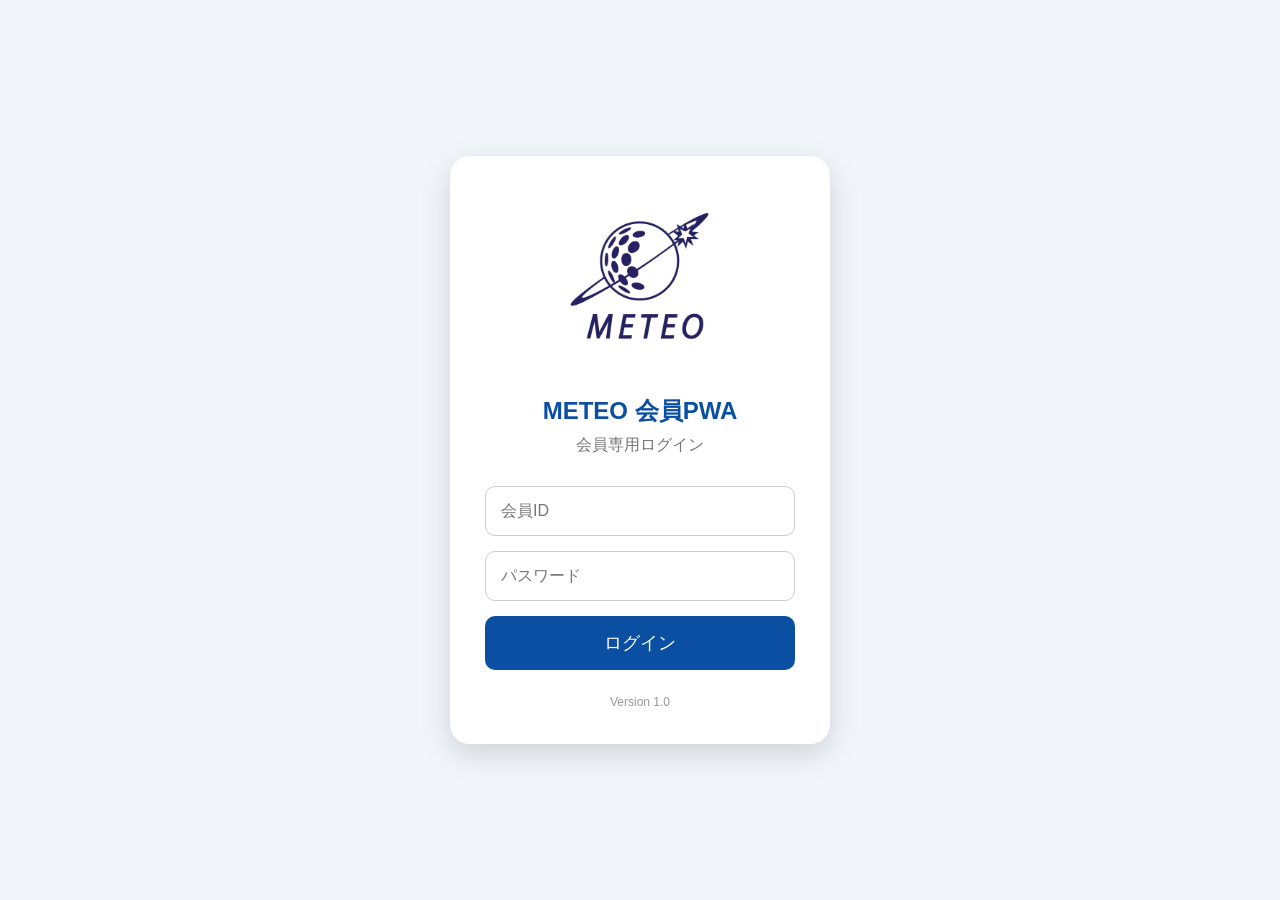
<file: index.html>
<!DOCTYPE html>
<html lang="ja">
<head>
<meta charset="UTF-8">
<meta name="viewport" content="width=device-width, initial-scale=1.0">

<title>METEO 会員PWA</title>

<style>
*{
    margin:0;
    padding:0;
    box-sizing:border-box;
    font-family:"Yu Gothic","Meiryo",sans-serif;
}

body{
    background:#f2f6fb;
    display:flex;
    justify-content:center;
    align-items:center;
    height:100vh;
}

.login-box{
    width:90%;
    max-width:380px;
    background:white;
    border-radius:20px;
    padding:35px;
    box-shadow:0 10px 30px rgba(0,0,0,.15);
    text-align:center;
}

.logo{
    width:180px;
    margin-bottom:20px;
}

h1{
    font-size:24px;
    color:#0b4fa3;
    margin-bottom:8px;
}

.sub{
    color:#777;
    margin-bottom:30px;
}

input{
    width:100%;
    padding:15px;
    margin-bottom:15px;
    border:1px solid #ccc;
    border-radius:10px;
    font-size:16px;
}

button{
    width:100%;
    padding:15px;
    background:#0b4fa3;
    color:white;
    border:none;
    border-radius:10px;
    font-size:18px;
    cursor:pointer;
}

button:hover{
    background:#083b7d;
}

.version{
    margin-top:25px;
    color:#999;
    font-size:12px;
}
</style>

</head>

<body>

<div class="login-box">

<img src="images/logo.png" class="logo">

<h1>METEO 会員PWA</h1>

<div class="sub">
会員専用ログイン
</div>

<input
type="text"
placeholder="会員ID">

<input
type="password"
placeholder="パスワード">

<button>
ログイン
</button>

<div class="version">
Version 1.0
</div>

</div>

</body>
</html>
</file>
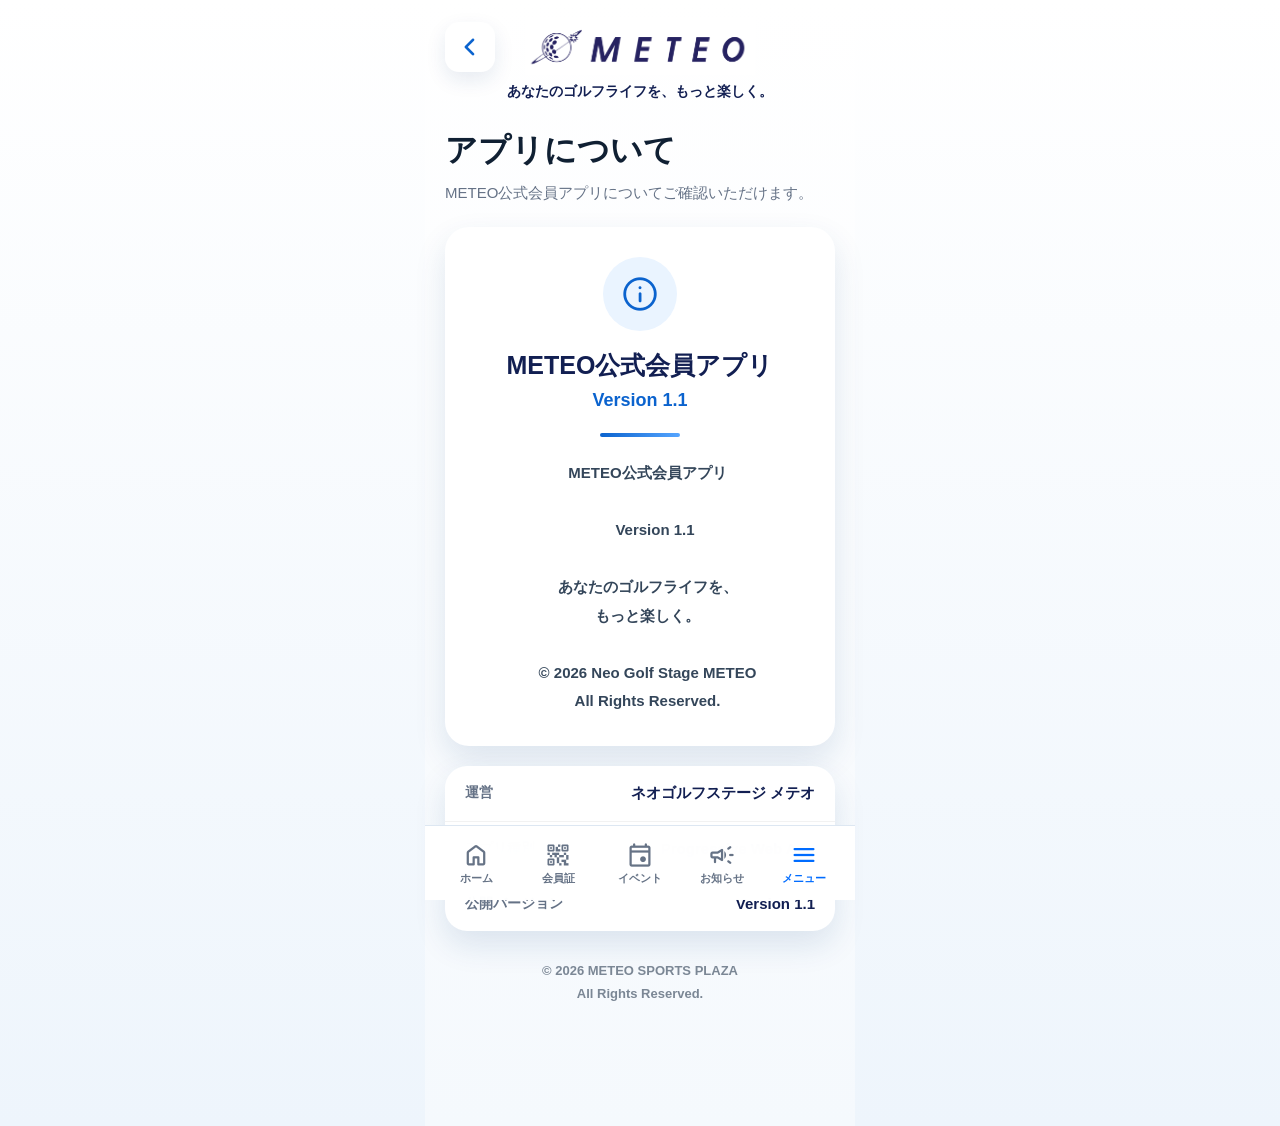
<file: about.html>
<!DOCTYPE html>
<html lang="ja">
<head>
  <meta charset="UTF-8">
  <meta name="viewport" content="width=device-width, initial-scale=1.0, viewport-fit=cover">
  <title>アプリについて | METEO</title>

  <link rel="stylesheet" href="css/about.css">
  <link href="https://fonts.googleapis.com/css2?family=Material+Symbols+Rounded" rel="stylesheet">
</head>

<body>
<main class="app">

  <header class="page-header">
    <button class="back-btn" onclick="goSettings()" aria-label="戻る">
      <span class="material-symbols-rounded">chevron_left</span>
    </button>

    <img src="images/logo-horizontal.png" alt="METEO" class="logo">
    <p class="copy">あなたのゴルフライフを、もっと楽しく。</p>
  </header>

  <section class="page-title">
    <h1>アプリについて</h1>
    <p>METEO公式会員アプリについてご確認いただけます。</p>
  </section>

  <section class="about-card">
    <div class="about-icon">
      <span class="material-symbols-rounded">info</span>
    </div>

    <h2>METEO公式会員アプリ</h2>
    <p class="version">Version 1.1</p>

    <div class="about-line"></div>

    <p class="about-text">
  　METEO公式会員アプリ<br><br>

 　　Version 1.1<br><br>

  　あなたのゴルフライフを、<br>
  　もっと楽しく。<br><br>

  　© 2026 Neo Golf Stage METEO<br>
  　All Rights Reserved.
　　</p>
  </section>

  <section class="about-info">
    <div class="info-row">
      <span>運営</span>
      <strong>ネオゴルフステージ メテオ</strong>
    </div>

    <div class="info-row">
      <span>アプリ種別</span>
      <strong>Progressive Web App</strong>
    </div>

    <div class="info-row">
      <span>公開バージョン</span>
      <strong>Version 1.1</strong>
    </div>
  </section>

  <p class="copyright">
    © 2026 METEO SPORTS PLAZA<br>
    All Rights Reserved.
  </p>

  <div class="bottom-space"></div>

  <nav class="bottom-nav">
    <button onclick="goHome()">
      <span class="material-symbols-rounded">home</span>
      <small>ホーム</small>
    </button>

    <button onclick="goQR()">
      <span class="material-symbols-rounded">qr_code_2</span>
      <small>会員証</small>
    </button>

    <button onclick="goEvent()">
      <span class="material-symbols-rounded">event</span>
      <small>イベント</small>
    </button>

    <button onclick="goNews()">
      <span class="material-symbols-rounded">campaign</span>
      <small>お知らせ</small>
    </button>

    <button class="active" onclick="goSettings()">
      <span class="material-symbols-rounded">menu</span>
      <small>メニュー</small>
    </button>
  </nav>

</main>

<script src="js/about.js"></script>
</body>
</html>
</file>
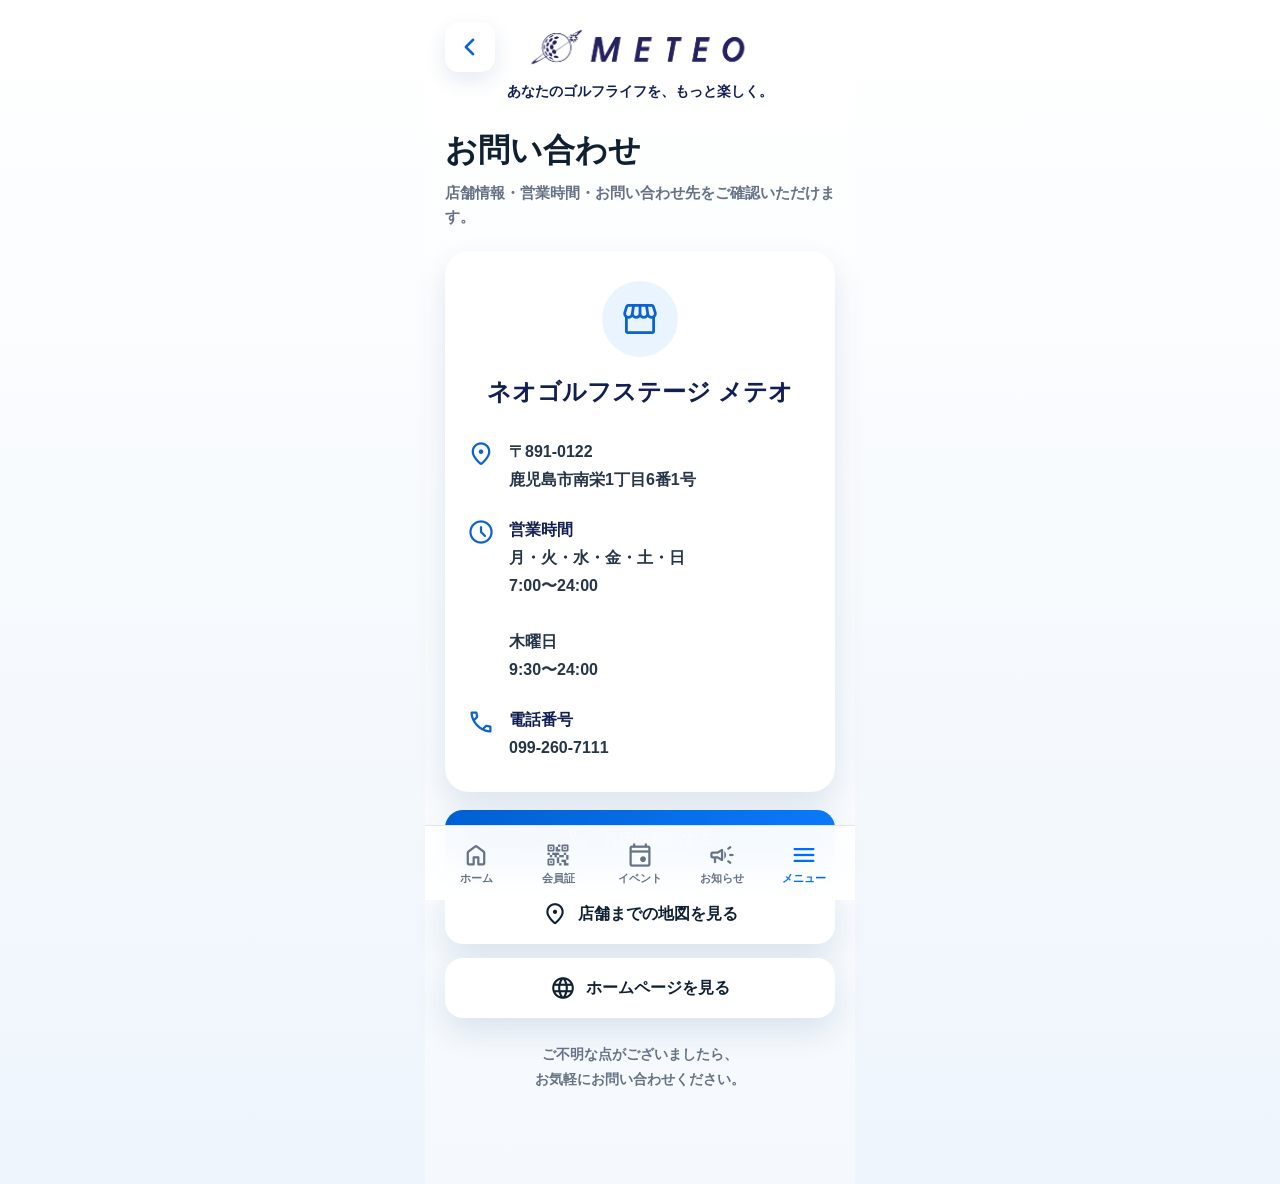
<file: contact.html>
<!DOCTYPE html>
<html lang="ja">
<head>
  <meta charset="UTF-8">
  <meta name="viewport" content="width=device-width, initial-scale=1.0, viewport-fit=cover">
  <title>お問い合わせ | METEO</title>

  <link rel="stylesheet" href="css/contact.css">
  <link href="https://fonts.googleapis.com/css2?family=Material+Symbols+Rounded" rel="stylesheet">
</head>

<body>
<main class="app">

  <header class="page-header">
    <button class="back-btn" onclick="goSettings()" aria-label="戻る">
      <span class="material-symbols-rounded">chevron_left</span>
    </button>

    <img src="images/logo-horizontal.png" alt="METEO" class="logo">
    <p class="copy">あなたのゴルフライフを、もっと楽しく。</p>
  </header>

  <section class="page-title">
    <h1>お問い合わせ</h1>
    <p>店舗情報・営業時間・お問い合わせ先をご確認いただけます。</p>
  </section>

  <section class="shop-card">
    <div class="shop-icon">
      <span class="material-symbols-rounded">storefront</span>
    </div>

    <h2>ネオゴルフステージ メテオ</h2>

    <div class="info-list">

      <div class="info-row">
        <span class="material-symbols-rounded">location_on</span>
        <p>
          〒891-0122<br>
          鹿児島市南栄1丁目6番1号
        </p>
      </div>

      <div class="info-row">
        <span class="material-symbols-rounded">schedule</span>
        <p>
          <strong>営業時間</strong><br>
          月・火・水・金・土・日<br>
          7:00〜24:00<br><br>
          木曜日<br>
          9:30〜24:00
        </p>
      </div>

      <div class="info-row">
        <span class="material-symbols-rounded">call</span>
        <p>
          <strong>電話番号</strong><br>
          099-260-7111
        </p>
      </div>

    </div>
  </section>

  <section class="action-list">

    <button onclick="callShop()" class="action-btn primary">
      <span class="material-symbols-rounded">call</span>
      お店に電話する
    </button>

    <button onclick="openMap()" class="action-btn">
      <span class="material-symbols-rounded">location_on</span>
      店舗までの地図を見る
    </button>

    <button onclick="openWebsite()" class="action-btn">
      <span class="material-symbols-rounded">language</span>
      ホームページを見る
    </button>

  </section>

  <p class="contact-message">
    ご不明な点がございましたら、<br>
    お気軽にお問い合わせください。
  </p>

  <div class="bottom-space"></div>

  <nav class="bottom-nav">
    <button onclick="goHome()">
      <span class="material-symbols-rounded">home</span>
      <small>ホーム</small>
    </button>

    <button onclick="goQR()">
      <span class="material-symbols-rounded">qr_code_2</span>
      <small>会員証</small>
    </button>

    <button onclick="goEvent()">
      <span class="material-symbols-rounded">event</span>
      <small>イベント</small>
    </button>

    <button onclick="goNews()">
      <span class="material-symbols-rounded">campaign</span>
      <small>お知らせ</small>
    </button>

    <button class="active" onclick="goSettings()">
      <span class="material-symbols-rounded">menu</span>
      <small>メニュー</small>
    </button>
  </nav>

</main>

<script src="js/contact.js"></script>
</body>
</html>
</file>
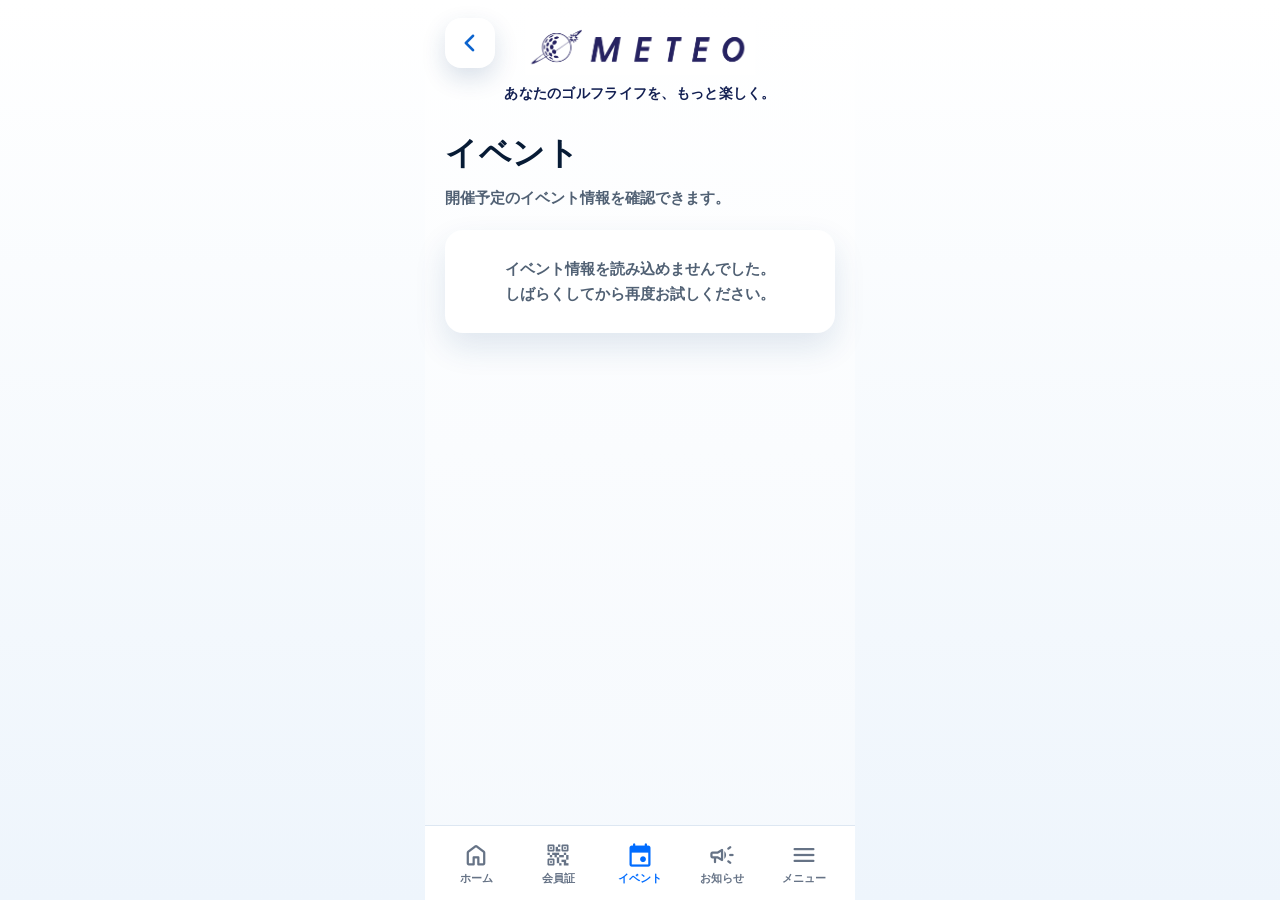
<file: event.html>
<!DOCTYPE html>
<html lang="ja">
<head>
  <meta charset="UTF-8">
  <meta name="viewport" content="width=device-width, initial-scale=1.0, viewport-fit=cover">
  <title>イベント | METEO</title>
  <link rel="stylesheet" href="css/event.css">
  <link href="https://fonts.googleapis.com/css2?family=Material+Symbols+Rounded" rel="stylesheet">
</head>

<body>
<main class="app">

  <header class="page-header">
    <button class="back-btn" onclick="goHome()" aria-label="戻る">
      <span class="material-symbols-rounded">chevron_left</span>
    </button>

    <img src="images/logo-horizontal.png" alt="METEO" class="logo">
    <p class="copy">あなたのゴルフライフを、もっと楽しく。</p>
  </header>

  <section class="page-title">
    <h1>イベント</h1>
    <p>開催予定のイベント情報を確認できます。</p>
  </section>

  <section id="eventArea" class="event-area">
    <div class="loading-card">イベント情報を読み込み中...</div>
  </section>

  <div class="bottom-space"></div>

  <nav class="bottom-nav">
    <button onclick="goHome()">
      <span class="material-symbols-rounded">home</span>
      <small>ホーム</small>
    </button>

    <button onclick="goQR()">
      <span class="material-symbols-rounded">qr_code_2</span>
      <small>会員証</small>
    </button>

    <button class="active" onclick="goEvent()">
      <span class="material-symbols-rounded">event</span>
      <small>イベント</small>
    </button>

    <button onclick="goNews()">
      <span class="material-symbols-rounded">campaign</span>
      <small>お知らせ</small>
    </button>

    <button onclick="goMore()">
      <span class="material-symbols-rounded">menu</span>
      <small>メニュー</small>
    </button>
  </nav>

</main>

<script src="js/event.js"></script>
</body>
</html>
</file>
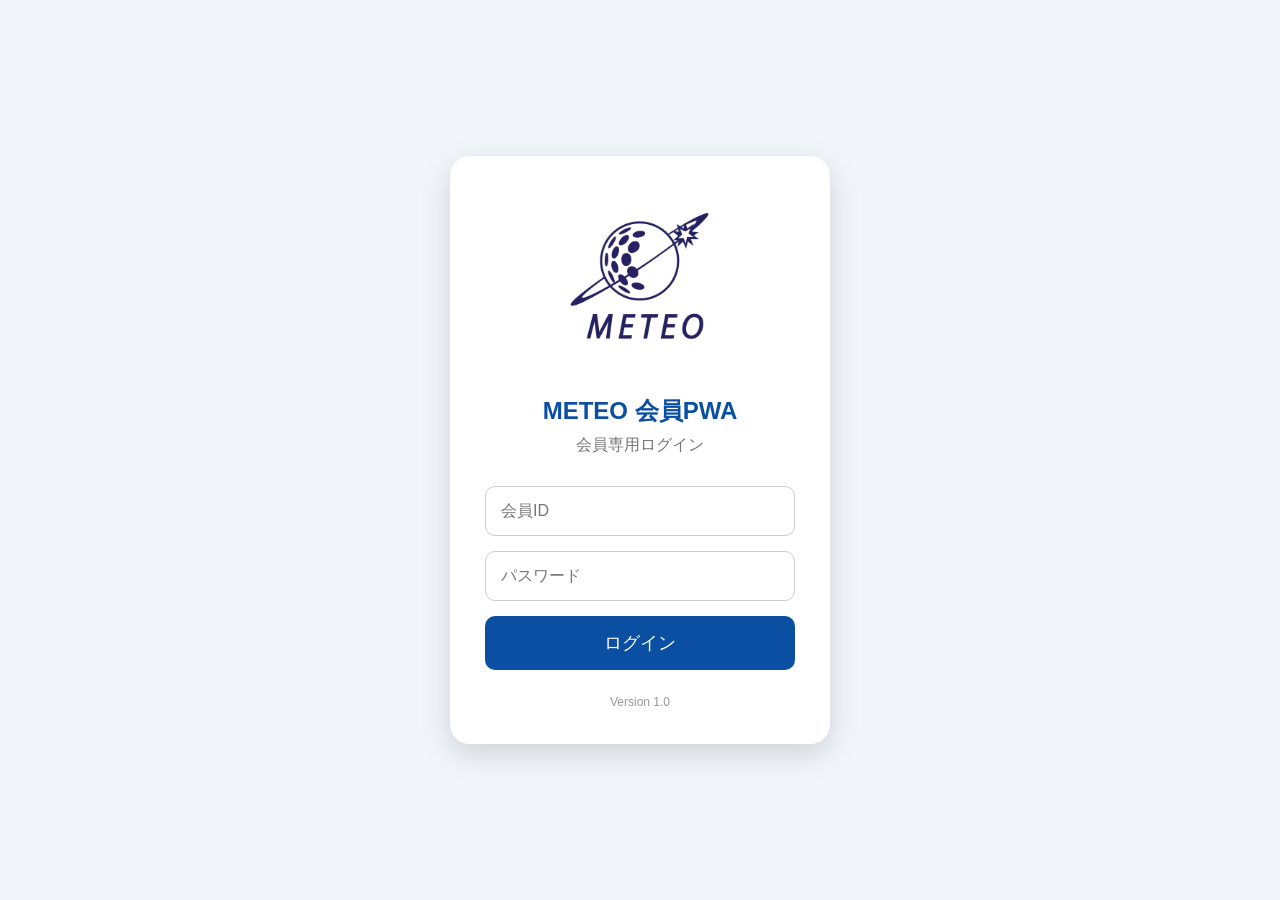
<file: home.html>
<!DOCTYPE html>
<html lang="ja">
<head>
  <meta charset="UTF-8">
  <meta name="viewport" content="width=device-width, initial-scale=1.0, viewport-fit=cover">
  <title>METEO 会員ホーム</title>
  <link rel="stylesheet" href="css/style.css">
  <link href="https://fonts.googleapis.com/css2?family=Material+Symbols+Rounded" rel="stylesheet">
</head>

<body>
<main class="app">

  <header class="home-header">
    <img src="images/logo-horizontal.png" alt="METEO" class="logo">
    <p class="copy">あなたのゴルフライフを、もっと楽しく。</p>

    
  </header>

  <section class="member-block">
    <p id="greeting" class="greeting">こんにちは！</p>

    <h1>
      <span id="memberName">読み込み中</span>
      <small>様</small>
    </h1>

    <div class="member-status-row">
      <div class="member-badge">
        <span class="material-symbols-rounded">workspace_premium</span>
        <span id="memberType">---</span>
      </div>

      <div class="expire-inline" id="expireInline">
        <span>有効期限</span>
        <strong id="expireDate">----</strong>
      </div>
    </div>
  </section>

  <section class="point-card point-card-static">
    <div class="point-mark">P</div>
    <p class="point-title">現在ポイント</p>

    <div class="point-main">
      <span id="pointBalance">0</span>
      <small>pt</small>
    </div>
  </section>

  <section id="homeNewsCard" class="notice-card home-news-list-card" onclick="goNews()" style="display:none;">
    <span class="material-symbols-rounded notice-main-icon">campaign</span>

    <div>
      <h2>お知らせ</h2>
      <div id="homeNewsList" class="home-news-list"></div>
    </div>

    <span class="material-symbols-rounded arrow">chevron_right</span>
  </section>

  <section id="homeEventCard" class="home-event-card" onclick="goEvent()" style="display:none;">
    <div id="homeEventImageWrap" class="home-event-image-wrap">
      <div class="home-event-placeholder">開催予定イベント</div>
    </div>

    <div class="home-event-body">
      <div class="home-event-head">
        <p class="home-event-label">
          <span class="material-symbols-rounded">celebration</span>
          開催予定イベント
        </p>
      </div>

      <h2 id="homeEventTitle">イベント名</h2>

      <div class="home-event-info">
        <p>
          <span class="material-symbols-rounded">calendar_month</span>
          <strong id="homeEventDate">日時</strong>
        </p>

        <p>
          <span class="material-symbols-rounded">location_on</span>
          <strong id="homeEventPlace">場所</strong>
        </p>
      </div>

      <div class="home-event-more">
        <span>詳しく見る</span>
        <span class="material-symbols-rounded">chevron_right</span>
      </div>
    </div>
  </section>

  <section class="quick-grid">
    <button onclick="goQR()">
      <span class="material-symbols-rounded blue">qr_code_2</span>
      <strong>QR会員証</strong>
      <small>受付で提示</small>
    </button>

    <button onclick="goEvent()">
      <span class="material-symbols-rounded orange">calendar_month</span>
      <strong>イベント</strong>
      <small>開催予定を確認</small>
    </button>

    <button onclick="goNews()">
      <span class="material-symbols-rounded purple">campaign</span>
      <strong>お知らせ</strong>
      <small>最新情報を確認</small>
    </button>

    <button onclick="goSettings()">
      <span class="material-symbols-rounded navy">settings</span>
      <strong>メニュー</strong>
      <small>各種メニュー</small>
    </button>
  </section>

  <section class="wide-list">
    <button class="logout" onclick="logout()">
      <span class="material-symbols-rounded">logout</span>
      <strong>ログアウト</strong>
    </button>
  </section>

  <div class="bottom-space"></div>

  <nav class="bottom-nav">
    <button class="active" onclick="goHome()">
      <span class="material-symbols-rounded">home</span>
      <small>ホーム</small>
    </button>

    <button onclick="goQR()">
      <span class="material-symbols-rounded">qr_code_2</span>
      <small>会員証</small>
    </button>

    <button onclick="goEvent()">
      <span class="material-symbols-rounded">event</span>
      <small>イベント</small>
    </button>

    <button onclick="goNews()">
      <span class="material-symbols-rounded">campaign</span>
      <small>お知らせ</small>
    </button>

    <button onclick="goSettings()">
      <span class="material-symbols-rounded">menu</span>
      <small>メニュー</small>
    </button>
  </nav>

</main>

<script src="js/home.js"></script>
</body>
</html>
</file>
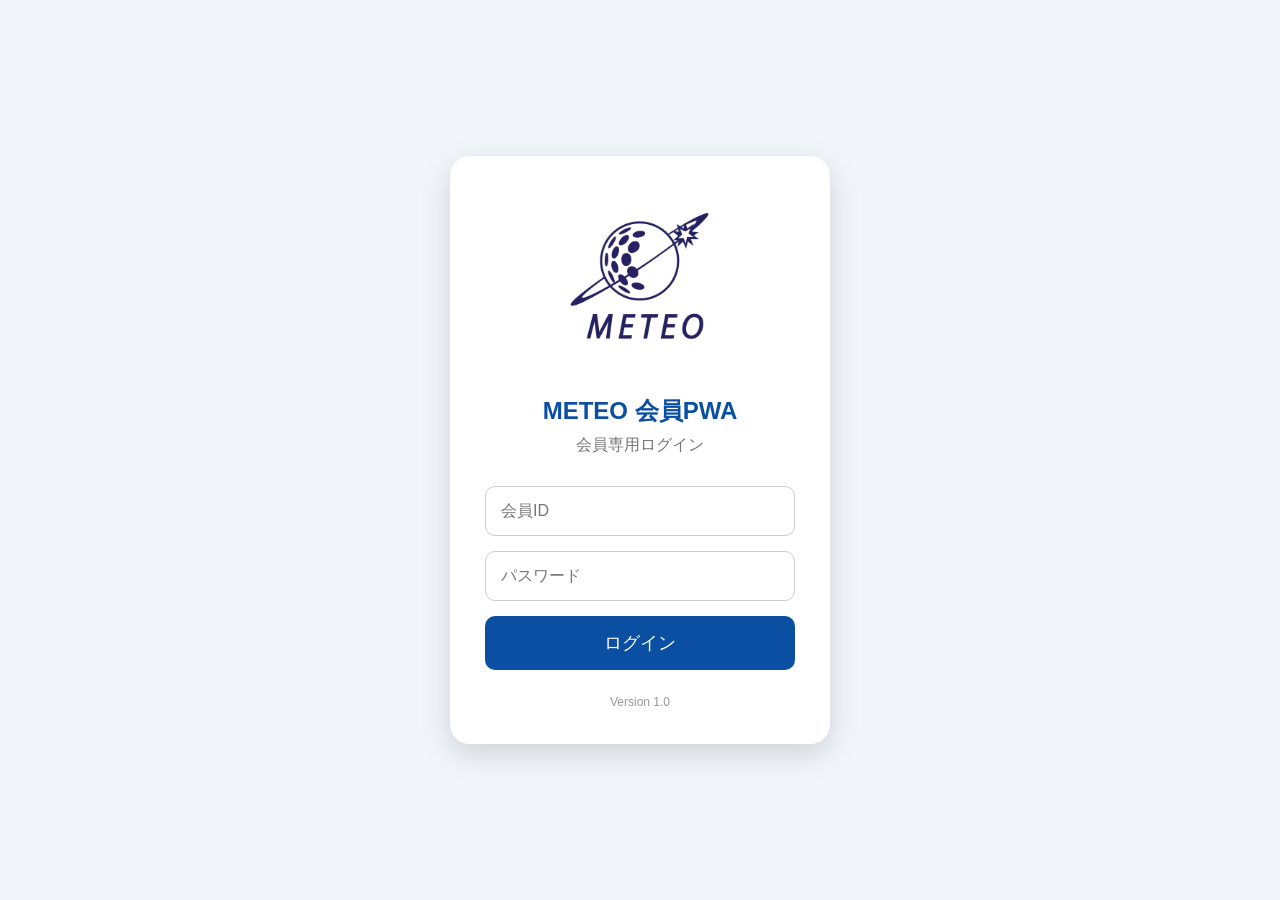
<file: point.html>
<!DOCTYPE html>
<html lang="ja">
<head>
  <meta charset="UTF-8" />
  <meta name="viewport" content="width=device-width, initial-scale=1.0" />
  <title>ポイント｜METEO</title>

  <link href="https://fonts.googleapis.com/css2?family=Material+Symbols+Rounded" rel="stylesheet">
  <link rel="stylesheet" href="css/point.css" />
  <script src="js/point.js" defer></script>
</head>

<body>
  <main class="app">

    <header class="header">
      <button class="back-btn" onclick="location.href='home.html'">
        <span>‹</span>
      </button>

      <img src="images/logo-horizontal.png" alt="METEO" class="logo-img" />
      <p class="catch">あなたのゴルフライフを、もっと楽しく。</p>
    </header>

    <section class="title-section">
      <h1>ポイント</h1>
    </section>

    <section class="point-main-card">
      <p>現在ポイント</p>
      <h2><span id="currentPoint">---</span><small>pt</small></h2>
    </section>

    <section class="year-grid">
      <div class="year-card">
        <span class="material-symbols-rounded">add_circle</span>
        <p>今年獲得ポイント</p>
        <h3><span id="yearEarnedPoint">---</span><small>pt</small></h3>
      </div>

      <div class="year-card">
        <span class="material-symbols-rounded">remove_circle</span>
        <p>今年利用ポイント</p>
        <h3><span id="yearUsedPoint">---</span><small>pt</small></h3>
      </div>
    </section>

    <nav class="bottom-nav">
      <button onclick="location.href='home.html'">
        <span class="material-symbols-rounded">home</span>
        <small>ホーム</small>
      </button>

      <button onclick="location.href='qr.html'">
        <span class="material-symbols-rounded">qr_code_2</span>
        <small>会員証</small>
      </button>

      <button class="active">
        <span class="material-symbols-rounded">paid</span>
        <small>ポイント</small>
      </button>

      <button onclick="location.href='event.html'">
        <span class="material-symbols-rounded">event</span>
        <small>イベント</small>
      </button>

      <button>
        <span class="material-symbols-rounded">more_horiz</span>
        <small>その他</small>
      </button>
    </nav>

  </main>
</body>
</html>
</file>
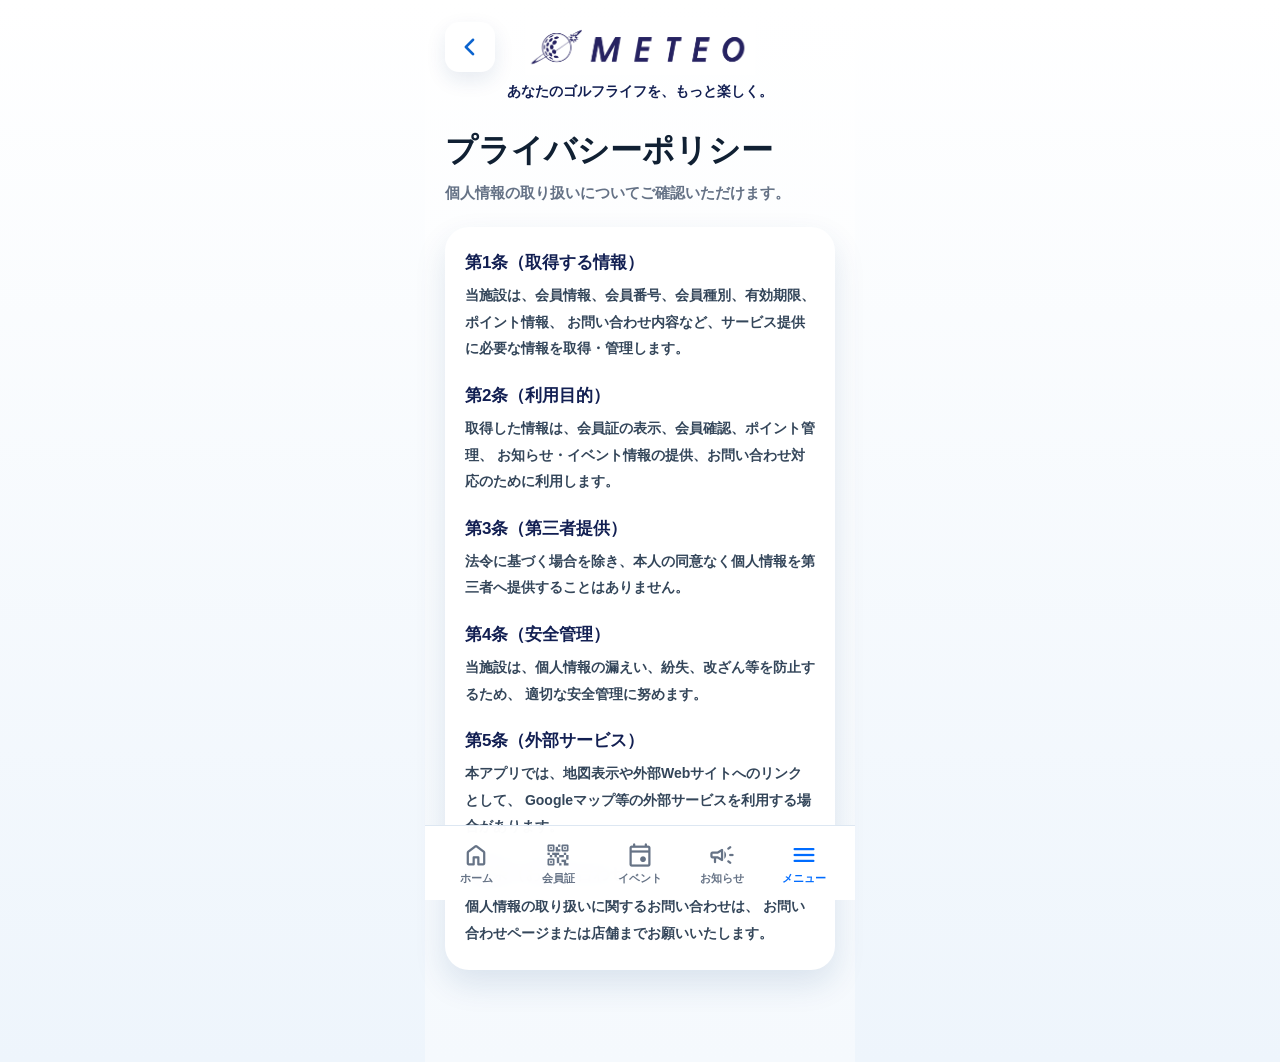
<file: privacy.html>
<!DOCTYPE html>
<html lang="ja">
<head>
  <meta charset="UTF-8">
  <meta name="viewport" content="width=device-width, initial-scale=1.0, viewport-fit=cover">
  <title>プライバシーポリシー | METEO</title>

  <link rel="stylesheet" href="css/terms.css">
  <link href="https://fonts.googleapis.com/css2?family=Material+Symbols+Rounded" rel="stylesheet">
</head>

<body>

<main class="app">

  <header class="page-header">
    <button class="back-btn" onclick="goSettings()" aria-label="戻る">
      <span class="material-symbols-rounded">chevron_left</span>
    </button>

    <img src="images/logo-horizontal.png" alt="METEO" class="logo">

    <p class="copy">
      あなたのゴルフライフを、もっと楽しく。
    </p>
  </header>

  <section class="page-title">
    <h1>プライバシーポリシー</h1>
    <p>個人情報の取り扱いについてご確認いただけます。</p>
  </section>

  <section class="terms-card">

    <h2>第1条（取得する情報）</h2>
    <p>
      当施設は、会員情報、会員番号、会員種別、有効期限、ポイント情報、
      お問い合わせ内容など、サービス提供に必要な情報を取得・管理します。
    </p>

    <h2>第2条（利用目的）</h2>
    <p>
      取得した情報は、会員証の表示、会員確認、ポイント管理、
      お知らせ・イベント情報の提供、お問い合わせ対応のために利用します。
    </p>

    <h2>第3条（第三者提供）</h2>
    <p>
      法令に基づく場合を除き、本人の同意なく個人情報を第三者へ提供することはありません。
    </p>

    <h2>第4条（安全管理）</h2>
    <p>
      当施設は、個人情報の漏えい、紛失、改ざん等を防止するため、
      適切な安全管理に努めます。
    </p>

    <h2>第5条（外部サービス）</h2>
    <p>
      本アプリでは、地図表示や外部Webサイトへのリンクとして、
      Googleマップ等の外部サービスを利用する場合があります。
    </p>

    <h2>第6条（お問い合わせ）</h2>
    <p>
      個人情報の取り扱いに関するお問い合わせは、
      お問い合わせページまたは店舗までお願いいたします。
    </p>

  </section>

  <div class="bottom-space"></div>

  <nav class="bottom-nav">
    <button onclick="goHome()">
      <span class="material-symbols-rounded">home</span>
      <small>ホーム</small>
    </button>

    <button onclick="goQR()">
      <span class="material-symbols-rounded">qr_code_2</span>
      <small>会員証</small>
    </button>

    <button onclick="goEvent()">
      <span class="material-symbols-rounded">event</span>
      <small>イベント</small>
    </button>

    <button onclick="goNews()">
      <span class="material-symbols-rounded">campaign</span>
      <small>お知らせ</small>
    </button>

    <button class="active" onclick="goSettings()">
      <span class="material-symbols-rounded">menu</span>
      <small>メニュー</small>
    </button>
  </nav>

</main>

<script src="js/terms.js"></script>

</body>
</html>
</file>
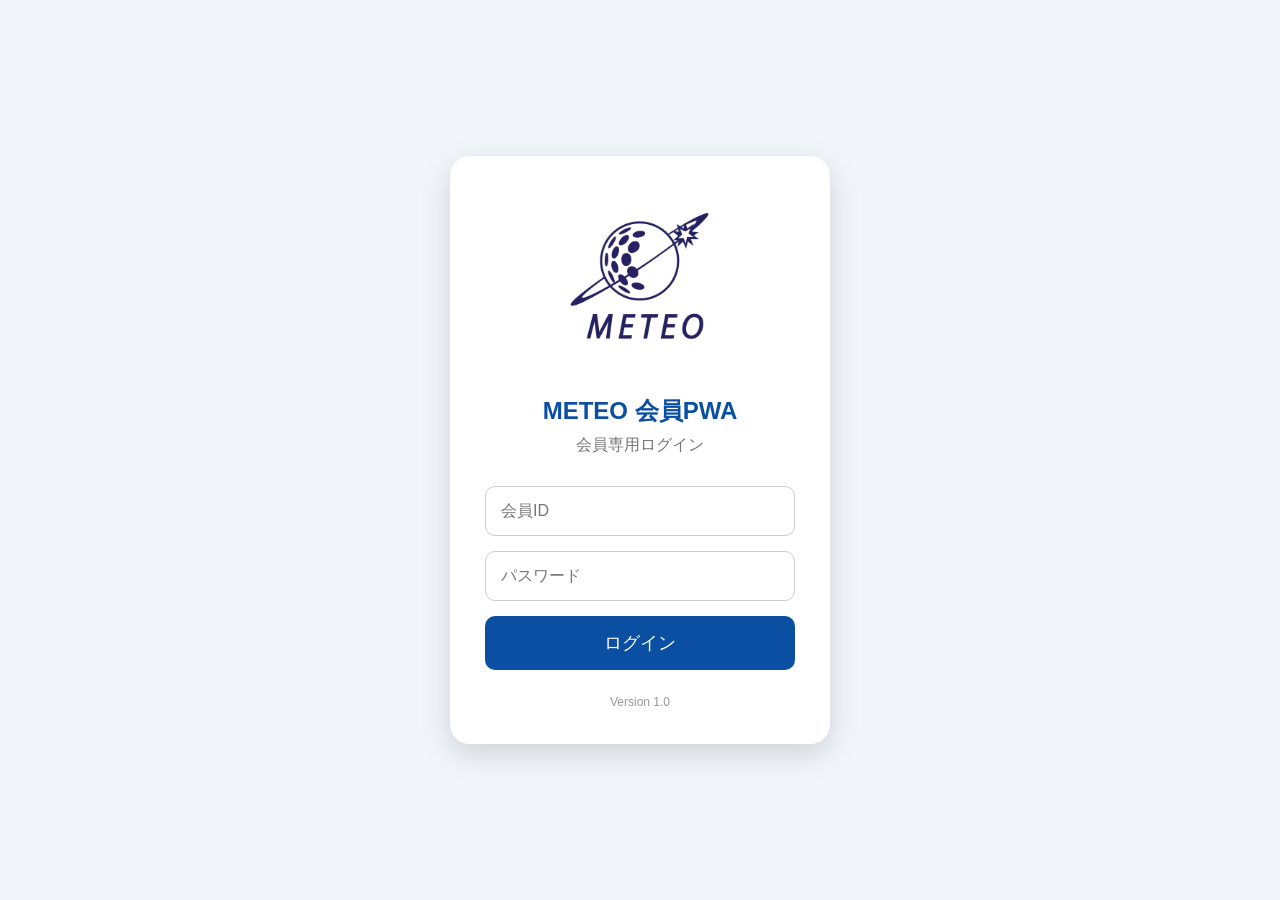
<file: qr.html>
<!DOCTYPE html>
<html lang="ja">
<head>
  <meta charset="UTF-8" />
  <meta name="viewport" content="width=device-width, initial-scale=1.0, viewport-fit=cover" />
  <title>QR会員証｜METEO</title>

  <link href="https://fonts.googleapis.com/css2?family=Material+Symbols+Rounded" rel="stylesheet">
  <link rel="stylesheet" href="css/qr.css" />

  <script src="js/qrcode.min.js"></script>
  <script src="js/qr.js" defer></script>
</head>

<body>
  <main class="app">

    <header class="header">
      <button class="back-btn" onclick="location.href='home.html'">
        <span>‹</span>
      </button>

      <img src="images/logo-horizontal.png" alt="METEO" class="logo-img" />
      <p class="catch">あなたのゴルフライフを、もっと楽しく。</p>
    </header>

    <section class="title-section">
      <h1>QR会員証</h1>
    </section>

    <section class="qr-card">
      <div class="member-badge" id="memberType">会員</div>

      <div class="qr-box">
        <div id="qrImage"></div>
      </div>

      <div class="member-info">
        <p class="label">会員番号</p>
        <h2 id="memberNo">----</h2>

        <p class="name" id="memberName">----</p>

        <div class="limit-box">
          <span>有効期限</span>
          <strong id="expiryDate">確認中</strong>
        </div>
      </div>
    </section>

    <section class="notice-card">
      <div class="notice-icon">
        <span class="material-symbols-rounded">light_mode</span>
      </div>

      <div class="notice-text">
        <h2>受付でこのQRコードをご提示ください。</h2>
        <div class="notice-line"></div>
        <p>画面を明るくしてご提示ください。</p>
      </div>
    </section>

    <nav class="bottom-nav">

      <button onclick="location.href='home.html'">
        <span class="material-symbols-rounded">home</span>
        <small>ホーム</small>
      </button>

      <button class="active" onclick="location.href='qr.html'">
        <span class="material-symbols-rounded">qr_code_2</span>
        <small>会員証</small>
      </button>

      <button onclick="location.href='event.html'">
        <span class="material-symbols-rounded">event</span>
        <small>イベント</small>
      </button>

      <button onclick="location.href='news.html'">
        <span class="material-symbols-rounded">campaign</span>
        <small>お知らせ</small>
      </button>

      <button onclick="location.href='settings.html'">
        <span class="material-symbols-rounded">menu</span>
        <small>メニュー</small>
      </button>

    </nav>

  </main>
</body>
</html>
</file>
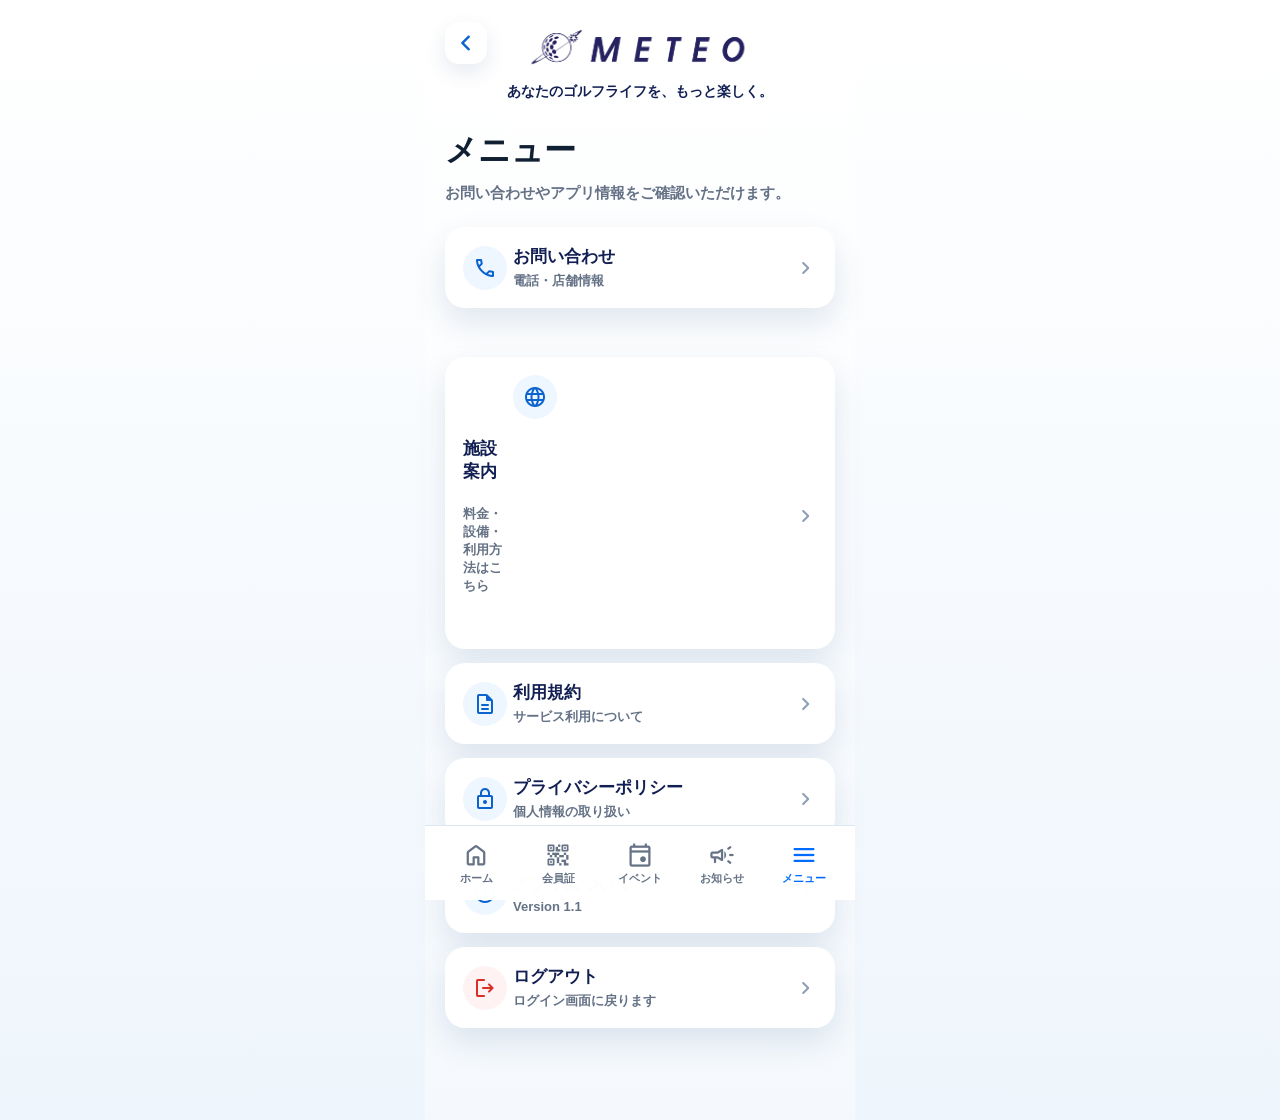
<file: settings.html>
<!DOCTYPE html>
<html lang="ja">
<head>
  <meta charset="UTF-8">
  <meta name="viewport" content="width=device-width, initial-scale=1.0, viewport-fit=cover">
  <title>メニュー | METEO</title>

  <link rel="stylesheet" href="css/settings.css">
  <link href="https://fonts.googleapis.com/css2?family=Material+Symbols+Rounded" rel="stylesheet">
</head>

<body>
<main class="app">

  <header class="page-header">
    <button class="back-btn" onclick="goHome()" aria-label="戻る">
      <span class="material-symbols-rounded">chevron_left</span>
    </button>

    <img src="images/logo-horizontal.png" alt="METEO" class="logo">
    <p class="copy">あなたのゴルフライフを、もっと楽しく。</p>
  </header>

  <section class="page-title">
    <h1>メニュー</h1>
    <p>お問い合わせやアプリ情報をご確認いただけます。</p>
  </section>

  <section class="menu-list">

    <button class="menu-item" onclick="goContact()">
      <span class="material-symbols-rounded icon">call</span>
      <div>
        <strong>お問い合わせ</strong>
        <small>電話・店舗情報</small>
      </div>
      <span class="material-symbols-rounded arrow">chevron_right</span>
    </button>

　　<button class="menu-item" onclick="openWebsite()">
  　　<span class="material-symbols-rounded icon">language</span>
  　　<div>
   　　 <strong>施設案内</strong>
   　　 <small>料金・設備・利用方法はこちら</small>
 　　 </div>
 　　 <span class="material-symbols-rounded arrow">chevron_right</span>
　　</button>


    <button class="menu-item" onclick="goTerms()">
      <span class="material-symbols-rounded icon">description</span>
      <div>
        <strong>利用規約</strong>
        <small>サービス利用について</small>
      </div>
      <span class="material-symbols-rounded arrow">chevron_right</span>
    </button>

    <button class="menu-item" onclick="goPrivacy()">
      <span class="material-symbols-rounded icon">lock</span>
      <div>
        <strong>プライバシーポリシー</strong>
        <small>個人情報の取り扱い</small>
      </div>
      <span class="material-symbols-rounded arrow">chevron_right</span>
    </button>

    <button class="menu-item" onclick="goAbout()">
      <span class="material-symbols-rounded icon">info</span>
      <div>
        <strong>アプリについて</strong>
        <small>Version 1.1</small>
      </div>
      <span class="material-symbols-rounded arrow">chevron_right</span>
    </button>

    <button class="menu-item logout" onclick="logoutConfirm()">
      <span class="material-symbols-rounded icon">logout</span>
      <div>
        <strong>ログアウト</strong>
        <small>ログイン画面に戻ります</small>
      </div>
      <span class="material-symbols-rounded arrow">chevron_right</span>
    </button>

  </section>

  <div class="bottom-space"></div>

  <nav class="bottom-nav">
    <button onclick="goHome()">
      <span class="material-symbols-rounded">home</span>
      <small>ホーム</small>
    </button>

    <button onclick="goQR()">
      <span class="material-symbols-rounded">qr_code_2</span>
      <small>会員証</small>
    </button>

    <button onclick="goEvent()">
      <span class="material-symbols-rounded">event</span>
      <small>イベント</small>
    </button>

    <button onclick="goNews()">
      <span class="material-symbols-rounded">campaign</span>
      <small>お知らせ</small>
    </button>

    <button class="active" onclick="goSettings()">
      <span class="material-symbols-rounded">menu</span>
      <small>メニュー</small>
    </button>
  </nav>

</main>

<script src="js/settings.js"></script>
</body>
</html>
</file>
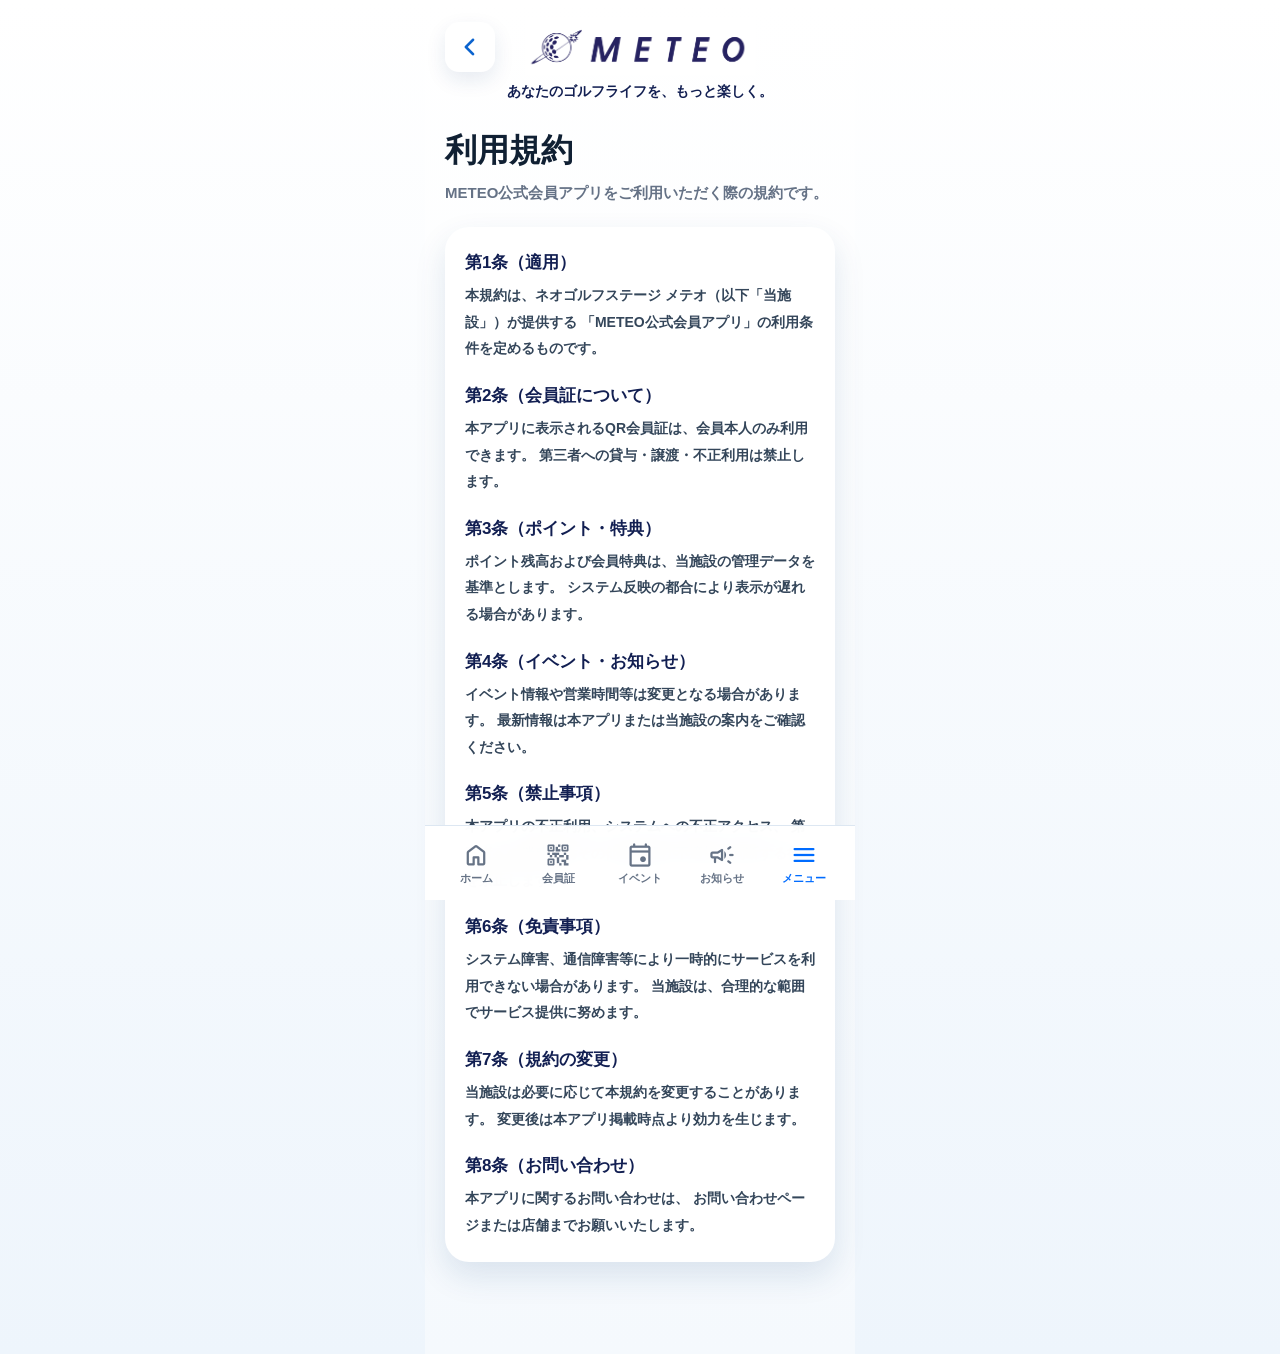
<file: terms.html>
<!DOCTYPE html>
<html lang="ja">
<head>
  <meta charset="UTF-8">
  <meta name="viewport" content="width=device-width, initial-scale=1.0, viewport-fit=cover">
  <title>利用規約 | METEO</title>

  <link rel="stylesheet" href="css/terms.css">
  <link href="https://fonts.googleapis.com/css2?family=Material+Symbols+Rounded" rel="stylesheet">
</head>

<body>

<main class="app">

  <header class="page-header">

    <button class="back-btn" onclick="goSettings()" aria-label="戻る">
      <span class="material-symbols-rounded">chevron_left</span>
    </button>

    <img src="images/logo-horizontal.png" alt="METEO" class="logo">

    <p class="copy">
      あなたのゴルフライフを、もっと楽しく。
    </p>

  </header>

  <section class="page-title">
    <h1>利用規約</h1>
    <p>METEO公式会員アプリをご利用いただく際の規約です。</p>
  </section>

  <section class="terms-card">

    <h2>第1条（適用）</h2>
    <p>
      本規約は、ネオゴルフステージ メテオ（以下「当施設」）が提供する
      「METEO公式会員アプリ」の利用条件を定めるものです。
    </p>

    <h2>第2条（会員証について）</h2>
    <p>
      本アプリに表示されるQR会員証は、会員本人のみ利用できます。
      第三者への貸与・譲渡・不正利用は禁止します。
    </p>

    <h2>第3条（ポイント・特典）</h2>
    <p>
      ポイント残高および会員特典は、当施設の管理データを基準とします。
      システム反映の都合により表示が遅れる場合があります。
    </p>

    <h2>第4条（イベント・お知らせ）</h2>
    <p>
      イベント情報や営業時間等は変更となる場合があります。
      最新情報は本アプリまたは当施設の案内をご確認ください。
    </p>

    <h2>第5条（禁止事項）</h2>
    <p>
      本アプリの不正利用、システムへの不正アクセス、
      第三者への迷惑行為その他当施設が不適切と判断する行為を禁止します。
    </p>

    <h2>第6条（免責事項）</h2>
    <p>
      システム障害、通信障害等により一時的にサービスを利用できない場合があります。
      当施設は、合理的な範囲でサービス提供に努めます。
    </p>

    <h2>第7条（規約の変更）</h2>
    <p>
      当施設は必要に応じて本規約を変更することがあります。
      変更後は本アプリ掲載時点より効力を生じます。
    </p>

    <h2>第8条（お問い合わせ）</h2>
    <p>
      本アプリに関するお問い合わせは、
      お問い合わせページまたは店舗までお願いいたします。
    </p>

  </section>

  <div class="bottom-space"></div>

  <nav class="bottom-nav">

    <button onclick="goHome()">
      <span class="material-symbols-rounded">home</span>
      <small>ホーム</small>
    </button>

    <button onclick="goQR()">
      <span class="material-symbols-rounded">qr_code_2</span>
      <small>会員証</small>
    </button>

    <button onclick="goEvent()">
      <span class="material-symbols-rounded">event</span>
      <small>イベント</small>
    </button>

    <button onclick="goNews()">
      <span class="material-symbols-rounded">campaign</span>
      <small>お知らせ</small>
    </button>

    <button class="active" onclick="goSettings()">
      <span class="material-symbols-rounded">menu</span>
      <small>メニュー</small>
    </button>

  </nav>

</main>

<script src="js/terms.js"></script>

</body>
</html>
</file>
<file: css/about.css>
:root{
  --blue:#0b63ce;
  --deep:#073f9e;
  --navy:#121f52;
  --text:#102033;
  --muted:#657286;
  --shadow:0 14px 32px rgba(16,62,120,.12);
}

*{
  margin:0;
  padding:0;
  box-sizing:border-box;
  -webkit-tap-highlight-color:transparent;
}

body{
  min-height:100vh;
  background:linear-gradient(180deg,#ffffff 0%,#eef5fc 100%);
  color:var(--text);
  font-family:-apple-system,BlinkMacSystemFont,"Yu Gothic","Meiryo",sans-serif;
}

button{
  border:none;
  background:none;
  color:inherit;
  font-family:inherit;
  cursor:pointer;
}

.app{
  width:100%;
  max-width:430px;
  min-height:100vh;
  margin:0 auto;
  padding:18px 20px 0;
  background:linear-gradient(180deg,#ffffff 0%,#f5f9fd 100%);
}

.page-header{
  position:relative;
  text-align:center;
  margin-bottom:28px;
}

.back-btn{
  position:absolute;
  left:0;
  top:4px;
  width:50px;
  height:50px;
  border-radius:14px;
  background:#fff;
  box-shadow:0 8px 20px rgba(16,62,120,.10);
  display:flex;
  align-items:center;
  justify-content:center;
  color:var(--blue);
}

.back-btn .material-symbols-rounded{
  font-size:36px;
}

.back-btn:active{
  transform:scale(.96);
}

.logo{
  width:230px;
  max-width:78%;
  display:block;
  margin:0 auto;
}

.copy{
  margin-top:8px;
  color:var(--navy);
  font-size:14px;
  font-weight:800;
}

.page-title{
  margin-bottom:22px;
}

.page-title h1{
  font-size:32px;
  font-weight:900;
  margin-bottom:8px;
}

.page-title p{
  font-size:15px;
  color:var(--muted);
  line-height:1.6;
}

.about-card{
  background:#fff;
  border-radius:24px;
  box-shadow:var(--shadow);
  padding:30px 24px;
  text-align:center;
}

.about-icon{
  width:74px;
  height:74px;
  margin:0 auto 18px;
  border-radius:50%;
  background:#eaf4ff;
  color:var(--blue);
  display:flex;
  align-items:center;
  justify-content:center;
}

.about-icon .material-symbols-rounded{
  font-size:40px;
}

.about-card h2{
  font-size:25px;
  font-weight:900;
  color:var(--navy);
}

.version{
  margin-top:8px;
  font-size:18px;
  font-weight:900;
  color:var(--blue);
}

.about-line{
  width:80px;
  height:4px;
  border-radius:999px;
  background:linear-gradient(90deg,#0b63ce,#56a5ff);
  margin:22px auto;
}

.about-text{
  font-size:15px;
  line-height:1.9;
  color:#34465a;
  font-weight:700;
  text-align:center;
}

.about-info{
  margin-top:20px;
  border-radius:22px;
  background:#fff;
  box-shadow:var(--shadow);
  overflow:hidden;
}

.info-row{
  display:flex;
  justify-content:space-between;
  align-items:center;
  padding:18px 20px;
  border-bottom:1px solid rgba(0,0,0,.05);
}

.info-row:last-child{
  border-bottom:none;
}

.info-row span{
  color:var(--muted);
  font-size:14px;
  font-weight:800;
}

.info-row strong{
  color:var(--navy);
  font-size:15px;
  font-weight:900;
}

.copyright{
  margin:28px 0;
  text-align:center;
  color:#7b8795;
  font-size:13px;
  line-height:1.8;
  font-weight:700;
}

.bottom-space{
  height:92px;
}

.bottom-nav{
  position:fixed;
  left:50%;
  bottom:0;
  transform:translateX(-50%);
  width:100%;
  max-width:430px;
  padding:8px 10px calc(8px + env(safe-area-inset-bottom));
  background:rgba(255,255,255,.96);
  border-top:1px solid rgba(220,230,242,.95);
  backdrop-filter:blur(18px);
  display:grid;
  grid-template-columns:repeat(5,1fr);
  z-index:20;
}

.bottom-nav button{
  min-height:58px;
  border-radius:14px;
  color:#667386;
  display:flex;
  flex-direction:column;
  align-items:center;
  justify-content:center;
  gap:2px;
}

.bottom-nav .material-symbols-rounded{
  font-size:28px;
}

.bottom-nav small{
  font-size:11px;
  font-weight:900;
}

.bottom-nav .active{
  color:#006cff;
}

.bottom-nav .active .material-symbols-rounded{
  font-variation-settings:"FILL" 1;
}

@media(max-width:380px){

  .app{
    padding:16px 16px 0;
  }

  .about-card h2{
    font-size:22px;
  }

}

.version{
  display:block;
  width:100%;
  text-align:center;
  margin:8px auto 0;
}
</file>
<file: css/contact.css>
:root{
  --blue:#0b63ce;
  --deep:#073f9e;
  --navy:#121f52;
  --text:#102033;
  --muted:#657286;
  --shadow:0 14px 32px rgba(16,62,120,.12);
}

*{
  margin:0;
  padding:0;
  box-sizing:border-box;
  -webkit-tap-highlight-color:transparent;
}

body{
  min-height:100vh;
  background:linear-gradient(180deg,#ffffff 0%,#eef5fc 100%);
  color:var(--text);
  font-family:-apple-system,BlinkMacSystemFont,"Yu Gothic","Meiryo",sans-serif;
}

button{
  border:none;
  background:none;
  color:inherit;
  font-family:inherit;
  cursor:pointer;
}

.app{
  width:100%;
  max-width:430px;
  min-height:100vh;
  margin:0 auto;
  padding:18px 20px 0;
  background:linear-gradient(180deg,#ffffff 0%,#f5f9fd 100%);
}

.page-header{
  position:relative;
  text-align:center;
  margin-bottom:28px;
}

.back-btn{
  position:absolute;
  left:0;
  top:4px;
  width:50px;
  height:50px;
  border-radius:14px;
  background:#fff;
  box-shadow:0 8px 20px rgba(16,62,120,.10);
  display:flex;
  align-items:center;
  justify-content:center;
  color:var(--blue);
}

.back-btn .material-symbols-rounded{
  font-size:36px;
}

.back-btn:active{
  transform:scale(.96);
}

.logo{
  width:230px;
  max-width:78%;
  display:block;
  margin:0 auto;
}

.copy{
  margin-top:8px;
  color:var(--navy);
  font-size:14px;
  font-weight:800;
}

.page-title{
  margin-bottom:22px;
}

.page-title h1{
  font-size:32px;
  font-weight:900;
  margin-bottom:8px;
}

.page-title p{
  font-size:15px;
  color:var(--muted);
  line-height:1.6;
  font-weight:700;
}

.shop-card{
  background:#fff;
  border-radius:24px;
  box-shadow:var(--shadow);
  padding:30px 22px;
  margin-bottom:18px;
}

.shop-icon{
  width:76px;
  height:76px;
  border-radius:50%;
  background:#eaf4ff;
  color:var(--blue);
  display:flex;
  align-items:center;
  justify-content:center;
  margin:0 auto 18px;
}

.shop-icon .material-symbols-rounded{
  font-size:40px;
}

.shop-card h2{
  text-align:center;
  font-size:24px;
  font-weight:900;
  color:var(--navy);
  margin-bottom:28px;
  line-height:1.45;
}

.info-list{
  display:flex;
  flex-direction:column;
  gap:22px;
}

.info-row{
  display:flex;
  gap:14px;
  align-items:flex-start;
}

.info-row .material-symbols-rounded{
  font-size:28px;
  color:var(--blue);
  margin-top:2px;
  flex-shrink:0;
}

.info-row p{
  font-size:16px;
  line-height:1.75;
  font-weight:700;
  color:#263547;
}

.info-row strong{
  font-weight:900;
  color:var(--navy);
}

.action-list{
  display:flex;
  flex-direction:column;
  gap:14px;
}

.action-btn{
  min-height:60px;
  border-radius:18px;
  background:#fff;
  box-shadow:var(--shadow);
  display:flex;
  align-items:center;
  justify-content:center;
  gap:10px;
  font-size:16px;
  font-weight:900;
}

.action-btn:active{
  transform:scale(.98);
}

.action-btn.primary{
  background:linear-gradient(135deg,#005fd2,#0b7cff);
  color:#fff;
}

.action-btn .material-symbols-rounded{
  font-size:26px;
}

.contact-message{
  margin:24px 0 0;
  text-align:center;
  color:#657286;
  font-size:14px;
  line-height:1.8;
  font-weight:800;
}

.bottom-space{
  height:92px;
}

.bottom-nav{
  position:fixed;
  left:50%;
  bottom:0;
  transform:translateX(-50%);
  width:100%;
  max-width:430px;
  padding:8px 10px calc(8px + env(safe-area-inset-bottom));
  background:rgba(255,255,255,.96);
  border-top:1px solid rgba(220,230,242,.95);
  backdrop-filter:blur(18px);
  display:grid;
  grid-template-columns:repeat(5,1fr);
  z-index:20;
}

.bottom-nav button{
  min-height:58px;
  border-radius:14px;
  color:#667386;
  display:flex;
  flex-direction:column;
  align-items:center;
  justify-content:center;
  gap:2px;
}

.bottom-nav .material-symbols-rounded{
  font-size:28px;
}

.bottom-nav small{
  font-size:11px;
  font-weight:900;
}

.bottom-nav .active{
  color:#006cff;
}

.bottom-nav .active .material-symbols-rounded{
  font-variation-settings:"FILL" 1;
}

@media(max-width:380px){
  .app{
    padding:16px 16px 0;
  }

  .shop-card h2{
    font-size:21px;
  }

  .info-row p{
    font-size:15px;
  }
}
</file>
<file: css/event.css>
:root{
  --blue:#0b63ce;
  --deep:#073f9e;
  --navy:#121f52;
  --orange:#ff6b1a;
  --text:#102033;
  --muted:#657286;
  --shadow:0 14px 32px rgba(16,62,120,.12);
}

*{
  margin:0;
  padding:0;
  box-sizing:border-box;
  -webkit-tap-highlight-color:transparent;
}

body{
  min-height:100vh;
  background:linear-gradient(180deg,#ffffff 0%,#eef5fc 100%);
  color:var(--text);
  font-family:-apple-system,BlinkMacSystemFont,"Yu Gothic","Meiryo",sans-serif;
}

button{
  border:none;
  background:none;
  color:inherit;
  font-family:inherit;
  cursor:pointer;
}

.app{
  width:100%;
  max-width:430px;
  min-height:100vh;
  margin:0 auto;
  padding:18px 20px 0;
  background:linear-gradient(180deg,#ffffff 0%,#f5f9fd 100%);
  position:relative;
}

.page-header{
  position:relative;
  text-align:center;
  margin-bottom:28px;
}

.back-btn{
  position:fixed;
  left:calc(50% - 195px);
  top:18px;
  width:50px;
  height:50px;
  border-radius:16px;
  background:#fff;
  box-shadow:0 10px 24px rgba(16,62,120,.16);
  display:flex;
  align-items:center;
  justify-content:center;
  color:var(--blue);
  z-index:999;
}

.back-btn .material-symbols-rounded{
  font-size:36px;
}

.back-btn:active{
  transform:scale(.96);
}

.logo{
  width:230px;
  max-width:78%;
  display:block;
  margin:0 auto;
}

.copy{
  margin-top:8px;
  color:var(--navy);
  font-size:14px;
  line-height:1.45;
  font-weight:800;
  letter-spacing:.02em;
}

.page-title{
  margin-bottom:20px;
}

.page-title h1{
  font-size:32px;
  font-weight:900;
  color:#071b35;
  letter-spacing:.02em;
  margin-bottom:10px;
}

.page-title p{
  font-size:15px;
  font-weight:800;
  line-height:1.6;
  color:#516174;
}

.event-area{
  display:flex;
  flex-direction:column;
  gap:14px;
}

.loading-card,
.empty-card{
  border-radius:18px;
  background:#fff;
  box-shadow:var(--shadow);
  padding:26px 20px;
  text-align:center;
  font-size:15px;
  font-weight:800;
  line-height:1.7;
  color:#516174;
}

.event-card{
  border-radius:20px;
  background:#fff;
  box-shadow:var(--shadow);
  overflow:hidden;
}

.event-image-wrap{
  position:relative;
  width:100%;
  height:150px;
  background:linear-gradient(135deg,#06469f 0%,#0b63ce 52%,#4b97ef 100%);
  overflow:hidden;
}

.event-image{
  width:100%;
  height:100%;
  object-fit:cover;
  display:block;
}

.event-image-placeholder{
  width:100%;
  height:100%;
  display:flex;
  align-items:center;
  justify-content:center;
  color:#fff;
  font-size:28px;
  font-weight:900;
  letter-spacing:.14em;
}

.event-badge{
  position:absolute;
  left:14px;
  top:14px;
  padding:6px 12px;
  border-radius:999px;
  background:rgba(255,255,255,.94);
  color:var(--blue);
  font-size:12px;
  font-weight:900;
  box-shadow:0 6px 16px rgba(0,0,0,.12);
}

.event-body{
  padding:18px;
}

.event-date{
  font-size:14px;
  font-weight:900;
  color:var(--orange);
  margin-bottom:8px;
}

.event-title{
  font-size:22px;
  font-weight:900;
  line-height:1.35;
  color:var(--navy);
  margin-bottom:12px;
}

.event-text{
  font-size:15px;
  font-weight:700;
  line-height:1.75;
  color:#26374b;
  white-space:pre-wrap;
  margin-bottom:16px;
}

.event-meta{
  border-radius:16px;
  background:#f6f9fd;
  overflow:hidden;
  margin-top:14px;
}

.event-meta-row{
  display:grid;
  grid-template-columns:74px 1fr;
  gap:10px;
  padding:13px 14px;
  border-bottom:1px solid #e7eef7;
  font-size:14px;
  line-height:1.45;
}

.event-meta-row:last-child{
  border-bottom:none;
}

.event-meta-row span:first-child{
  color:#64748b;
  font-weight:900;
}

.event-meta-row span:last-child{
  color:#102033;
  font-weight:800;
}

.event-link{
  margin-top:16px;
  height:48px;
  border-radius:14px;
  background:linear-gradient(135deg,#00429d 0%,#0b67d6 100%);
  color:#fff;
  display:flex;
  align-items:center;
  justify-content:center;
  font-size:15px;
  font-weight:900;
  text-decoration:none;
}

.more-card{
  display:none;
}

.bottom-space{
  height:92px;
}

.bottom-nav{
  position:fixed;
  left:50%;
  bottom:0;
  transform:translateX(-50%);
  width:100%;
  max-width:430px;
  padding:8px 10px calc(8px + env(safe-area-inset-bottom));
  background:rgba(255,255,255,.96);
  border-top:1px solid rgba(220,230,242,.95);
  backdrop-filter:blur(18px);
  display:grid;
  grid-template-columns:repeat(5,1fr);
  z-index:20;
}

.bottom-nav button{
  min-height:58px;
  border-radius:14px;
  color:#667386;
  display:flex;
  flex-direction:column;
  align-items:center;
  justify-content:center;
  gap:2px;
  border:none;
  background:none;
  cursor:pointer;
}

.bottom-nav .material-symbols-rounded{
  font-size:28px;
}

.bottom-nav small{
  font-size:11px;
  font-weight:900;
}

.bottom-nav .active{
  color:#006cff;
}

.bottom-nav .active .material-symbols-rounded{
  font-variation-settings:"FILL" 1;
}

@media(max-width:380px){
  .app{padding:16px 16px 0;}
  .logo{width:210px;}
  .page-title h1{font-size:29px;}
  .event-title{font-size:20px;}
  .event-image-wrap{height:132px;}
}

@media(max-width:430px){
  .back-btn{
    left:20px;
  }
}
</file>
<file: css/style.css>
:root{
  --blue:#0b63ce;
  --deep:#073f9e;
  --navy:#121f52;
  --gold:#f2ad18;
  --orange:#ff6b1a;
  --purple:#6a35b8;
  --green:#1f8d3a;
  --text:#102033;
  --muted:#657286;
  --shadow:0 14px 32px rgba(16,62,120,.12);
}

*{
  margin:0;
  padding:0;
  box-sizing:border-box;
  -webkit-tap-highlight-color:transparent;
}

body{
  min-height:100vh;
  background:linear-gradient(180deg,#ffffff 0%,#eef5fc 100%);
  color:var(--text);
  font-family:-apple-system,BlinkMacSystemFont,"Yu Gothic","Meiryo",sans-serif;
}

button{
  border:none;
  background:none;
  color:inherit;
  font-family:inherit;
  cursor:pointer;
}

.app{
  width:100%;
  max-width:430px;
  min-height:100vh;
  margin:0 auto;
  padding: 20px 16px 92px;
  background:linear-gradient(180deg,#ffffff 0%,#f5f9fd 100%);
  position:relative;
}

.home-header{
  position:relative;
  text-align:center;
  margin-bottom:24px;
}

.logo{
  width:322px;
  max-width:96%;
  display:block;
  margin:0 auto;
}

.copy{
  margin-top:7px;
  color:var(--navy);
  font-size:16px;
  line-height:1.45;
  font-weight:800;
  letter-spacing:.02em;
}

.bell{
  position:absolute;
  right:0;
  top:8px;
  width:42px;
  height:42px;
  display:flex;
  align-items:center;
  justify-content:center;
  color:var(--navy);
}

.bell .material-symbols-rounded{
  font-size:34px;
}

.bell i{
  position:absolute;
  right:5px;
  top:4px;
  width:10px;
  height:10px;
  background:#ff2f2f;
  border:2px solid #fff;
  border-radius:50%;
}

.member-block{
  margin-top:0;
  min-height:136px;
  display:flex;
  flex-direction:column;
  justify-content:center;
}

.greeting{
  font-size:18px;
  font-weight:800;
  margin-bottom:8px;
}

.member-block h1{
  font-size:34px;
  line-height:1.15;
  font-weight:900;
  letter-spacing:.03em;
}

.member-block h1 small{
  font-size:18px;
  margin-left:6px;
}

.member-status-row{
  margin-top:16px;
  display:flex;
  align-items:center;
  gap:12px;
  flex-wrap:nowrap;
}

.member-badge{
  display:inline-flex;
  align-items:center;
  gap:7px;
  flex:0 0 auto;
  background:linear-gradient(180deg,#ffc947,#f2a40a);
  color:#fff;
  padding:9px 18px;
  border-radius:999px;
  font-size:18px;
  font-weight:900;
  box-shadow:0 9px 20px rgba(218,151,15,.27);
}

.member-badge .material-symbols-rounded{
  font-size:22px;
}

.expire-inline{
  min-width:0;
  flex:1;
  height:47px;
  padding:0 16px;
  border-radius:999px;
  background:#fff;
  box-shadow:0 10px 24px rgba(16,62,120,.09);
  display:flex;
  align-items:center;
  justify-content:center;
  gap:10px;
  white-space:nowrap;
}

.expire-inline span{
  color:#26374b;
  font-size:14px;
  font-weight:800;
}

.expire-inline strong{
  color:var(--green);
  font-size:19px;
  font-weight:900;
  letter-spacing:.02em;
}

.expire-inline.warning strong{
  color:#f59e0b;
}

.expire-inline.danger strong{
  color:#e11d48;
}

.point-card{
  margin-top:16px;
  border-radius:18px;
  padding:30px 30px 30px;
  color:#fff;
  background:
    radial-gradient(circle at 85% 39%, rgba(255,255,255,.17) 0 46px, transparent 47px),
    linear-gradient(135deg,#00429d 0%,#0b67d6 100%);
  box-shadow:0 20px 38px rgba(0,72,168,.30);
  position:relative;
  overflow:hidden;
}

.point-card-static{
  cursor:default;
  pointer-events:none;
}

.point-card::after{
  content:"";
  position:absolute;
  right:30px;
  top:58px;
  width:120px;
  height:120px;
  border-radius:30px;
  background:rgba(255,255,255,.08);
  transform:rotate(45deg);
}

.point-mark{
  position:absolute;
  right:32px;
  top:44px;
  width:100px;
  height:100px;
  border:7px solid rgba(255,255,255,.28);
  border-radius:50%;
  display:flex;
  align-items:center;
  justify-content:center;
  font-size:50px;
  font-weight:900;
  opacity:.58;
}

.point-title{
  font-size:18px;
  font-weight:800;
  position:relative;
  z-index:1;
}

.point-main{
  margin-top:14px;
  display:flex;
  align-items:flex-end;
  gap:8px;
  position:relative;
  z-index:1;
}

.point-main span{
  font-size:62px;
  line-height:1;
  font-weight:900;
  letter-spacing:-.04em;
}

.point-main small{
  font-size:24px;
  font-weight:900;
  padding-bottom:8px;
}

.point-button{
  display:none;
}

.notice-card,
.tip-card{
  margin-top:16px;
  border-radius:18px;
  padding:20px;
  box-shadow:var(--shadow);
  display:grid;
  gap:14px;
  align-items:center;
}

.notice-card{
  background:#eff8ff;
  grid-template-columns:52px 1fr 26px;
}

.notice-main-icon{
  font-size:38px;
  color:var(--blue);
}

.notice-card h2{
  font-size:19px;
  font-weight:900;
  color:var(--deep);
  margin-bottom:7px;
}

.notice-card p{
  font-size:15px;
  line-height:1.55;
  font-weight:600;
  color:#111;
}

.arrow{
  color:var(--deep);
}

.home-event-card{
  margin-top:16px;
  border-radius:18px;
  background:#fff;
  box-shadow:var(--shadow);
  overflow:hidden;
  position:relative;
  cursor:pointer;
}

.home-event-image-wrap{
  width:100%;
  height:90px;
  background:linear-gradient(135deg,#06469f 0%,#0b63ce 52%,#4b97ef 100%);
  overflow:hidden;
}

.home-event-image-wrap img{
  width:100%;
  height:100%;
  object-fit:cover;
  display:block;
}

.home-event-placeholder{
  width:100%;
  height:100%;
  display:flex;
  align-items:center;
  justify-content:center;
  color:#fff;
  font-size:25px;
  font-weight:900;
  letter-spacing:.14em;
}

.home-event-body{
  padding:15px 16px 14px;
}

.home-event-head{
  display:flex;
  align-items:center;
  justify-content:space-between;
  margin-bottom:8px;
}

.home-event-label{
  display:inline-flex;
  align-items:center;
  gap:5px;
  padding:5px 10px;
  border-radius:999px;
  background:#fff4e9;
  color:var(--orange);
  font-size:12px;
  font-weight:900;
}

.home-event-label .material-symbols-rounded{
  font-size:16px;
}

.home-event-body h2{
  font-size:19px;
  line-height:1.35;
  font-weight:900;
  color:var(--navy);
  margin-bottom:10px;
}

.home-event-info{
  display:flex;
  flex-direction:column;
  gap:6px;
  margin-bottom:12px;
}

.home-event-info p{
  display:flex;
  align-items:center;
  gap:7px;
  font-size:14px;
  line-height:1.4;
  color:#26374b;
}

.home-event-info .material-symbols-rounded{
  font-size:18px;
  color:var(--blue);
}

.home-event-info strong{
  font-weight:800;
}

.home-event-more{
  border-top:1px solid #e8eef6;
  padding-top:10px;
  display:flex;
  align-items:center;
  justify-content:space-between;
  color:var(--blue);
  font-size:14px;
  font-weight:900;
}

.home-event-more .material-symbols-rounded{
  font-size:23px;
}

.tip-card{
  background:linear-gradient(135deg,#f5fff0 0%,#eefbe6 100%);
  grid-template-columns:52px 1fr 58px;
}

.tip-main-icon{
  font-size:40px;
  color:var(--green);
}

.tip-card h2{
  font-size:19px;
  font-weight:900;
  color:var(--green);
  margin-bottom:7px;
}

.tip-card p{
  font-size:15px;
  line-height:1.55;
  font-weight:700;
  color:#111;
}

.tip-illust{
  display:flex;
  justify-content:center;
  align-items:center;
  color:rgba(31,141,58,.72);
}

.tip-illust .material-symbols-rounded{
  font-size:54px;
}

.quick-grid{
  margin-top:18px;
  display:grid;
  grid-template-columns:repeat(4,1fr);
  gap:10px;
}

.quick-grid button{
  background:#fff;
  border-radius:17px;
  min-height:122px;
  padding:14px 7px 12px;
  box-shadow:var(--shadow);
  display:flex;
  flex-direction:column;
  align-items:center;
  justify-content:center;
  text-align:center;
}

.quick-grid .material-symbols-rounded{
  font-size:36px;
  margin-bottom:8px;
}

.quick-grid strong{
  font-size:14px;
  font-weight:900;
  line-height:1.2;
  margin-bottom:5px;
}

.quick-grid small{
  font-size:10px;
  font-weight:700;
  color:#4f5c6f;
  line-height:1.35;
}

.blue{color:var(--blue);}
.navy{color:var(--deep);}
.orange{color:var(--orange);}
.purple{color:var(--purple);}

.wide-list{
  margin-top:16px;
  display:flex;
  flex-direction:column;
  gap:10px;
}

.wide-list button{
  height:56px;
  border-radius:16px;
  background:#fff;
  box-shadow:var(--shadow);
  display:grid;
  grid-template-columns:38px 1fr 26px;
  align-items:center;
  text-align:left;
  padding:0 18px;
  font-size:17px;
  font-weight:900;
}

.wide-list .material-symbols-rounded{
  font-size:28px;
}

.wide-list .logout{
  color:#ff1d1d;
  grid-template-columns:38px 1fr;
}

.bottom-space{
  height:92px;
}

.bottom-nav{
  position:fixed;
  left:50%;
  bottom:0;
  transform:translateX(-50%);
  width:100%;
  max-width:430px;
  padding:8px 10px calc(8px + env(safe-area-inset-bottom));
  background:rgba(255,255,255,.96);
  border-top:1px solid rgba(220,230,242,.95);
  backdrop-filter:blur(18px);
  display:grid;
  grid-template-columns:repeat(5,1fr);
  z-index:20;
}

.bottom-nav button {
  min-height: 58px;
  border: none;
  border-radius: 14px;
  background: transparent;
  color: #667386;
  display: flex;
  flex-direction: column;
  align-items: center;
  justify-content: center;
  gap: 2px;
  font-weight: 900;
  cursor: pointer;
}

.bottom-nav .material-symbols-rounded {
  font-size: 28px;
  line-height: 1;
  font-variation-settings:
    "FILL" 0,
    "wght" 500,
    "GRAD" 0,
    "opsz" 24;
}

.bottom-nav small {
  font-size: 11px;
  font-weight: 900;
}

.bottom-nav button.active {
  color: #006cff;
}

.bottom-nav button.active .material-symbols-rounded {
  font-variation-settings: "FILL" 1;
}

@media(max-width:380px){
  .app{padding:14px 16px 0;}
  .logo{width:270px;}
  .copy{font-size:14px;}
  .member-block{min-height:128px;}
  .member-block h1{font-size:31px;}
  .member-status-row{gap:8px;}
  .member-badge{font-size:15px;padding:8px 13px;}
  .expire-inline{height:42px;padding:0 12px;gap:7px;}
  .expire-inline span{font-size:12px;}
  .expire-inline strong{font-size:14px;}
  .point-main span{font-size:52px;}
  .tip-card{grid-template-columns:44px 1fr;}
  .tip-illust{display:none;}
  .quick-grid{gap:8px;}
  .quick-grid button{min-height:112px;}
  .home-event-image-wrap{height:86px;}
  .home-event-body h2{font-size:17px;}
}

/* ===========================
   ホームバナー
=========================== */

.home-banner-card{
  margin-top:16px;
  border-radius:18px;
  overflow:hidden;
  background:#fff;
  box-shadow:var(--shadow);
  cursor:pointer;
  transition:.2s;
}

.home-banner-card:active{
  transform:scale(.98);
}

.home-banner-image-wrap{
  width:100%;
  height:150px;
  background:linear-gradient(135deg,#0b63ce,#4b97ef);
  overflow:hidden;
}

.home-banner-image-wrap img{
  width:100%;
  height:100%;
  object-fit:cover;
  display:block;
}

.home-banner-body{
  padding:16px;
}

.home-banner-label{
  display:inline-flex;
  align-items:center;
  padding:5px 10px;
  border-radius:999px;
  background:#eef6ff;
  color:var(--blue);
  font-size:12px;
  font-weight:900;
  margin-bottom:10px;
}

.home-banner-body h2{
  font-size:20px;
  font-weight:900;
  color:var(--navy);
  line-height:1.4;
  margin-bottom:8px;
}

.home-banner-body p{
  font-size:14px;
  color:#475569;
  line-height:1.6;
}

/* ===========================
   ホームお知らせ一覧
=========================== */

.home-news-list-card{
  background:linear-gradient(135deg,#eff8ff 0%,#f8fbff 100%);
}

.home-news-list{
  display:flex;
  flex-direction:column;
  gap:2px;
}

.home-news-row{
  display:flex;
  justify-content:space-between;
  align-items:center;
  gap:10px;
  padding:9px 0;
  border-bottom:1px solid rgba(11,99,206,.10);
}

.home-news-row:last-child{
  border-bottom:none;
}

.home-news-title{
  flex:1;
  font-size:15px;
  font-weight:800;
  color:#102033;
  line-height:1.45;
  white-space:nowrap;
  overflow:hidden;
  text-overflow:ellipsis;
}

.home-news-row .material-symbols-rounded{
  font-size:22px;
  color:var(--blue);
  opacity:.75;
}

/* ===========================
   ホーム画面 最終調整
=========================== */

.home-news-list-card{
  grid-template-columns:42px 1fr 26px;
  align-items:center;
}

.home-news-list-card h2{
  text-align:left;
  margin-bottom:8px;
}

.home-news-row{
  padding:8px 0;
}

.home-event-placeholder{
  font-size:22px;
  letter-spacing:.08em;
}
</file>
<file: css/point.css>
* {
  box-sizing: border-box;
}

body {
  margin: 0;
  font-family: -apple-system, BlinkMacSystemFont, "Hiragino Sans", "Yu Gothic", sans-serif;
  background: #eef5ff;
  color: #08224a;
}

.app {
  max-width: 390px;
  min-height: 100vh;
  margin: 0 auto;
  padding: 20px 16px 92px;
  background: linear-gradient(180deg, #ffffff 0%, #eef6ff 100%);
}

.header {
  position: relative;
  text-align: center;
  margin-bottom: 22px;
}

.back-btn {
  position: absolute;
  left: 0;
  top: 8px;
  width: 38px;
  height: 38px;
  border: none;
  border-radius: 15px;
  background: rgba(255, 255, 255, 0.95);
  color: #0068e8;
  font-size: 32px;
  line-height: 1;
  box-shadow: 0 10px 24px rgba(0, 64, 130, 0.12);
}

.back-btn span {
  display: block;
  transform: translateY(-2px);
}

.logo-img {
  width: 245px;
  max-width: 84%;
  display: block;
  margin: 0 auto 9px;
}

.catch {
  margin: 0;
  font-size: 14px;
  font-weight: 900;
  letter-spacing: 0.08em;
  color: #061f49;
}

.title-section {
  margin-bottom: 16px;
}

.title-section h1 {
  margin: 0;
  font-size: 27px;
  font-weight: 900;
  letter-spacing: 0.03em;
}

.point-main-card {
  position: relative;
  overflow: hidden;
  border-radius: 34px;
  padding: 34px 24px 36px;
  background: linear-gradient(135deg, #0068e8 0%, #003f9e 100%);
  box-shadow: 0 26px 56px rgba(0, 88, 190, 0.28);
  color: #ffffff;
}

.point-main-card::before {
  content: "";
  position: absolute;
  width: 190px;
  height: 190px;
  right: -80px;
  top: -90px;
  border-radius: 50%;
  background: rgba(255, 255, 255, 0.14);
}

.point-main-card::after {
  content: "";
  position: absolute;
  width: 130px;
  height: 130px;
  left: -55px;
  bottom: -65px;
  border-radius: 50%;
  background: rgba(255, 255, 255, 0.1);
}

.point-main-card p {
  position: relative;
  z-index: 1;
  margin: 0 0 10px;
  font-size: 15px;
  font-weight: 900;
  letter-spacing: 0.08em;
  opacity: 0.92;
}

.point-main-card h2 {
  position: relative;
  z-index: 1;
  margin: 0;
  font-size: 58px;
  line-height: 1;
  font-weight: 900;
  letter-spacing: 0.02em;
}

.point-main-card small {
  font-size: 20px;
  margin-left: 6px;
  font-weight: 900;
}

.year-grid {
  margin-top: 18px;
  display: grid;
  grid-template-columns: 1fr 1fr;
  gap: 14px;
}

.year-card {
  min-height: 150px;
  border-radius: 28px;
  padding: 20px 16px;
  background: rgba(255, 255, 255, 0.92);
  box-shadow: 0 18px 38px rgba(0, 75, 160, 0.12);
}

.year-card .material-symbols-rounded {
  font-size: 30px;
  color: #0068e8;
  font-variation-settings:
    "FILL" 1,
    "wght" 500,
    "GRAD" 0,
    "opsz" 24;
}

.year-card p {
  margin: 12px 0 12px;
  font-size: 13px;
  line-height: 1.45;
  font-weight: 900;
  color: #5c7088;
}

.year-card h3 {
  margin: 0;
  font-size: 28px;
  line-height: 1;
  font-weight: 900;
  color: #071f45;
}

.year-card small {
  font-size: 13px;
  margin-left: 4px;
  font-weight: 900;
  color: #5c7088;
}

.bottom-nav {
  position: fixed;
  left: 50%;
  bottom: 0;
  transform: translateX(-50%);
  width: 100%;
  max-width: 390px;
  height: 70px;
  background: rgba(255, 255, 255, 0.95);
  border-top: 1px solid rgba(0, 48, 110, 0.08);
  display: grid;
  grid-template-columns: repeat(5, 1fr);
  backdrop-filter: blur(18px);
}

.bottom-nav button {
  border: none;
  background: transparent;
  color: #718195;
  display: flex;
  flex-direction: column;
  align-items: center;
  justify-content: center;
  gap: 3px;
  font-weight: 900;
  cursor: pointer;
}

.bottom-nav .material-symbols-rounded {
  font-size: 24px;
  line-height: 1;
  font-variation-settings:
    "FILL" 0,
    "wght" 500,
    "GRAD" 0,
    "opsz" 24;
}

.bottom-nav small {
  font-size: 10px;
  font-weight: 900;
}

.bottom-nav button.active {
  color: #0068e8;
}
</file>
<file: css/terms.css>
:root{
  --blue:#0b63ce;
  --navy:#121f52;
  --text:#102033;
  --muted:#657286;
  --shadow:0 14px 32px rgba(16,62,120,.12);
}

*{
  margin:0;
  padding:0;
  box-sizing:border-box;
  -webkit-tap-highlight-color:transparent;
}

body{
  min-height:100vh;
  background:linear-gradient(180deg,#ffffff 0%,#eef5fc 100%);
  color:var(--text);
  font-family:-apple-system,BlinkMacSystemFont,"Yu Gothic","Meiryo",sans-serif;
}

button{
  border:none;
  background:none;
  color:inherit;
  font-family:inherit;
  cursor:pointer;
}

.app{
  width:100%;
  max-width:430px;
  min-height:100vh;
  margin:0 auto;
  padding:18px 20px 0;
  background:linear-gradient(180deg,#ffffff 0%,#f5f9fd 100%);
}

.page-header{
  position:relative;
  text-align:center;
  margin-bottom:28px;
}

.back-btn{
  position:absolute;
  left:0;
  top:4px;
  width:50px;
  height:50px;
  border-radius:14px;
  background:#fff;
  box-shadow:0 8px 20px rgba(16,62,120,.10);
  display:flex;
  align-items:center;
  justify-content:center;
  color:var(--blue);
}

.back-btn .material-symbols-rounded{
  font-size:36px;
}

.back-btn:active{
  transform:scale(.96);
}

.logo{
  width:230px;
  max-width:78%;
  display:block;
  margin:0 auto;
}

.copy{
  margin-top:8px;
  color:var(--navy);
  font-size:14px;
  font-weight:800;
}

.page-title{
  margin-bottom:22px;
}

.page-title h1{
  font-size:32px;
  font-weight:900;
  margin-bottom:8px;
}

.page-title p{
  font-size:15px;
  color:var(--muted);
  line-height:1.6;
  font-weight:700;
}

.terms-card{
  background:#fff;
  border-radius:24px;
  box-shadow:var(--shadow);
  padding:24px 20px;
}

.terms-card h2{
  font-size:17px;
  font-weight:900;
  color:var(--navy);
  margin:22px 0 8px;
}

.terms-card h2:first-child{
  margin-top:0;
}

.terms-card p{
  font-size:14px;
  line-height:1.9;
  font-weight:700;
  color:#34465a;
}

.bottom-space{
  height:92px;
}

.bottom-nav{
  position:fixed;
  left:50%;
  bottom:0;
  transform:translateX(-50%);
  width:100%;
  max-width:430px;
  padding:8px 10px calc(8px + env(safe-area-inset-bottom));
  background:rgba(255,255,255,.96);
  border-top:1px solid rgba(220,230,242,.95);
  backdrop-filter:blur(18px);
  display:grid;
  grid-template-columns:repeat(5,1fr);
  z-index:20;
}

.bottom-nav button{
  min-height:58px;
  border-radius:14px;
  color:#667386;
  display:flex;
  flex-direction:column;
  align-items:center;
  justify-content:center;
  gap:2px;
}

.bottom-nav .material-symbols-rounded{
  font-size:28px;
}

.bottom-nav small{
  font-size:11px;
  font-weight:900;
}

.bottom-nav .active{
  color:#006cff;
}

.bottom-nav .active .material-symbols-rounded{
  font-variation-settings:"FILL" 1;
}
</file>
<file: css/qr.css>
* {
  box-sizing: border-box;
}

body {
  margin: 0;
  font-family: -apple-system, BlinkMacSystemFont, "Hiragino Sans", "Yu Gothic", sans-serif;
  background: #eef5ff;
  color: #08224a;
}

.app {
  max-width: 430px;
  min-height: 100vh;
  margin: 0 auto;
  padding: 20px 16px 92px;
  background: linear-gradient(180deg, #ffffff 0%, #eef6ff 100%);
}

.header {
  position: relative;
  text-align: center;
  margin-bottom: 22px;
}

.back-btn{
  position:fixed;
  left:calc(50% - 195px);
  top:18px;

  width:50px;
  height:50px;

  border:none;
  border-radius:15px;
  background:rgba(255,255,255,.95);

  color:#0068e8;
  font-size:36px;
  line-height:1;

  box-shadow:0 10px 24px rgba(0,64,130,.12);

  z-index:1000;
}

.back-btn span {
  display: block;
  transform: translateY(-2px);
}

.back-btn:active{
  transform:scale(.96);
}

.logo-img {
  width: 245px;
  max-width: 84%;
  display: block;
  margin: 0 auto 9px;
}

.catch {
  margin: 0;
  font-size: 14px;
  font-weight: 900;
  letter-spacing: 0.08em;
  color: #061f49;
}

.title-section {
  margin-bottom: 14px;
}

.title-section h1 {
  margin: 0;
  font-size: 27px;
  font-weight: 900;
  letter-spacing: 0.03em;
}

.qr-card {
  position: relative;
  overflow: hidden;
  text-align: center;
  padding: 22px 20px 22px;
  border-radius: 32px;
  background: linear-gradient(180deg, #ffffff 0%, #f7fbff 100%);
  box-shadow: 0 24px 54px rgba(0, 75, 160, 0.16);
}

.qr-card::before {
  content: "";
  position: absolute;
  top: -80px;
  right: -70px;
  width: 190px;
  height: 190px;
  border-radius: 50%;
  background: rgba(0, 105, 225, 0.09);
}

.qr-card::after {
  content: "";
  position: absolute;
  bottom: -90px;
  left: -70px;
  width: 170px;
  height: 170px;
  border-radius: 50%;
  background: rgba(255, 180, 35, 0.13);
}

.member-badge {
  position: relative;
  z-index: 1;
  display: inline-flex;
  align-items: center;
  justify-content: center;
  min-width: 100px;
  height: 38px;
  padding: 0 18px;
  margin-bottom: 18px;
  border-radius: 999px;
  background: linear-gradient(135deg, #ffc247, #ff9f00);
  color: #fff;
  font-size: 14px;
  font-weight: 900;
  box-shadow: 0 10px 22px rgba(255, 156, 0, 0.28);
}

.qr-box {
  position: relative;
  z-index: 1;
  width: 255px;
  height: 255px;
  margin: 0 auto 18px;
  padding: 16px;
  border-radius: 30px;
  background: #ffffff;
  box-shadow:
    inset 0 0 0 1px rgba(0, 55, 120, 0.08),
    0 18px 38px rgba(0, 75, 160, 0.14);
}

.qr-box img {
  width: 100%;
  height: 100%;
  display: block;
  object-fit: contain;
}

.member-info {
  position: relative;
  z-index: 1;
}

.label {
  margin: 0;
  font-size: 12px;
  font-weight: 900;
  color: #6a7e96;
}

.member-info h2 {
  margin: 4px 0 10px;
  font-size: 34px;
  font-weight: 900;
  letter-spacing: 0.06em;
  color: #0064d8;
}

.name {
  margin: 0 0 18px;
  font-size: 22px;
  font-weight: 900;
  letter-spacing: 0.04em;
  color: #071f45;
}

.limit-box {
  height: 50px;
  padding: 0 18px;
  border-radius: 18px;
  background: #f0f7ff;
  display: flex;
  align-items: center;
  justify-content: space-between;
}

.limit-box span {
  font-size: 13px;
  font-weight: 900;
  color: #5c7088;
}

.limit-box strong {
  font-size: 16px;
  font-weight: 900;
  letter-spacing: 0.04em;
}

.expiry-safe {
  color: #0a8a36;
}

.expiry-warning {
  color: #e58a00;
}

.expiry-danger {
  color: #d93025;
}

.notice-card {
  margin-top: 16px;
  padding: 18px;
  border-radius: 28px;
  background: rgba(255, 255, 255, 0.9);
  box-shadow: 0 16px 34px rgba(0, 75, 160, 0.1);
  display: flex;
  gap: 14px;
  align-items: center;
}

.notice-icon {
  width: 58px;
  height: 58px;
  border-radius: 50%;
  background: #eaf3ff;
  color: #0068e8;
  display: flex;
  align-items: center;
  justify-content: center;
  flex-shrink: 0;
}

.notice-icon span {
  font-size: 30px;
}

.notice-text {
  flex: 1;
}

.notice-text h2 {
  margin: 0;
  font-size: 17px;
  line-height: 1.45;
  font-weight: 900;
  color: #07275a;
}

.notice-line {
  width: 100%;
  border-top: 1px dashed rgba(0, 92, 190, 0.35);
  margin: 10px 0;
}

.notice-text p {
  margin: 0;
  font-size: 15px;
  line-height: 1.6;
  font-weight: 900;
  color: #005bd3;
}

.bottom-nav {
  position: fixed;
  left: 50%;
  bottom: 0;
  transform: translateX(-50%);
  width: 100%;
  max-width: 430px;
  padding: 8px 10px calc(8px + env(safe-area-inset-bottom));
  background: rgba(255, 255, 255, 0.96);
  border-top: 1px solid rgba(220, 230, 242, 0.95);
  backdrop-filter: blur(18px);
  display: grid;
  grid-template-columns: repeat(5, 1fr);
  z-index: 20;
}

.bottom-nav button {
  min-height: 58px;
  border: none;
  background: transparent;
  color: #718195;
  display: flex;
  flex-direction: column;
  align-items: center;
  justify-content: center;
  gap: 3px;
  font-weight: 900;
  cursor: pointer;
}

.bottom-nav .material-symbols-rounded {
  font-size: 26px;
  line-height: 1;
  font-variation-settings:
    "FILL" 0,
    "wght" 500,
    "GRAD" 0,
    "opsz" 24;
}

.bottom-nav small {
  font-size: 11px;
  font-weight: 900;
}

.bottom-nav button.active {
  color: #0068e8;
}

@media(max-width:430px){
  .back-btn{
    left:20px;
  }
}
</file>
<file: css/settings.css>
:root{
  --blue:#0b63ce;
  --deep:#073f9e;
  --navy:#121f52;
  --text:#102033;
  --muted:#657286;
  --shadow:0 14px 32px rgba(16,62,120,.12);
}

*{
  margin:0;
  padding:0;
  box-sizing:border-box;
  -webkit-tap-highlight-color:transparent;
}

body{
  min-height:100vh;
  background:linear-gradient(180deg,#ffffff 0%,#eef5fc 100%);
  color:var(--text);
  font-family:-apple-system,BlinkMacSystemFont,"Yu Gothic","Meiryo",sans-serif;
}

button{
  border:none;
  background:none;
  color:inherit;
  font-family:inherit;
  cursor:pointer;
}

.app{
  width:100%;
  max-width:430px;
  min-height:100vh;
  margin:0 auto;
  padding:18px 20px 0;
  background:linear-gradient(180deg,#ffffff 0%,#f5f9fd 100%);
}

.page-header{
  position:relative;
  text-align:center;
  margin-bottom:28px;
}

.back-btn{
  position:absolute;
  left:0;
  top:4px;
  width:42px;
  height:42px;
  border-radius:14px;
  background:#fff;
  box-shadow:0 8px 20px rgba(16,62,120,.10);
  display:flex;
  align-items:center;
  justify-content:center;
  color:var(--blue);
}

.back-btn .material-symbols-rounded{
  font-size:32px;
}

.logo{
  width:230px;
  max-width:78%;
  display:block;
  margin:0 auto;
}

.copy{
  margin-top:8px;
  color:var(--navy);
  font-size:14px;
  font-weight:800;
}

.page-title{
  margin-bottom:22px;
}

.page-title h1{
  font-size:32px;
  font-weight:900;
  margin-bottom:8px;
}

.page-title p{
  font-size:15px;
  color:var(--muted);
  font-weight:700;
  line-height:1.6;
}

.menu-list{
  display:flex;
  flex-direction:column;
  gap:14px;
}

.menu-item{
  width:100%;
  padding:18px;
  border-radius:20px;
  background:#fff;
  box-shadow:var(--shadow);
  display:grid;
  grid-template-columns:50px 1fr 24px;
  align-items:center;
  text-align:left;
  transition:.2s;
}

.menu-item:active{
  transform:scale(.98);
}

.menu-item .icon{
  width:44px;
  height:44px;
  border-radius:50%;
  background:#eef6ff;
  color:var(--blue);
  display:flex;
  align-items:center;
  justify-content:center;
  font-size:24px;
}

.menu-item strong{
  display:block;
  font-size:17px;
  font-weight:900;
  color:var(--navy);
}

.menu-item small{
  display:block;
  margin-top:4px;
  color:var(--muted);
  font-size:13px;
  font-weight:700;
}

.menu-item .arrow{
  color:#8ea0b5;
  font-size:26px;
}

.logout .icon{
  background:#fff2f2;
  color:#d93025;
}

.bottom-space{
  height:92px;
}

.bottom-nav{
  position:fixed;
  left:50%;
  bottom:0;
  transform:translateX(-50%);
  width:100%;
  max-width:430px;
  padding:8px 10px calc(8px + env(safe-area-inset-bottom));
  background:rgba(255,255,255,.96);
  border-top:1px solid rgba(220,230,242,.95);
  backdrop-filter:blur(18px);
  display:grid;
  grid-template-columns:repeat(5,1fr);
}

.bottom-nav button{
  min-height:58px;
  border-radius:14px;
  color:#667386;
  display:flex;
  flex-direction:column;
  align-items:center;
  justify-content:center;
  gap:2px;
}

.bottom-nav .material-symbols-rounded{
  font-size:28px;
}

.bottom-nav small{
  font-size:11px;
  font-weight:900;
}

.bottom-nav .active{
  color:#006cff;
}

.bottom-nav .active .material-symbols-rounded{
  font-variation-settings:"FILL" 1;
}
</file>
